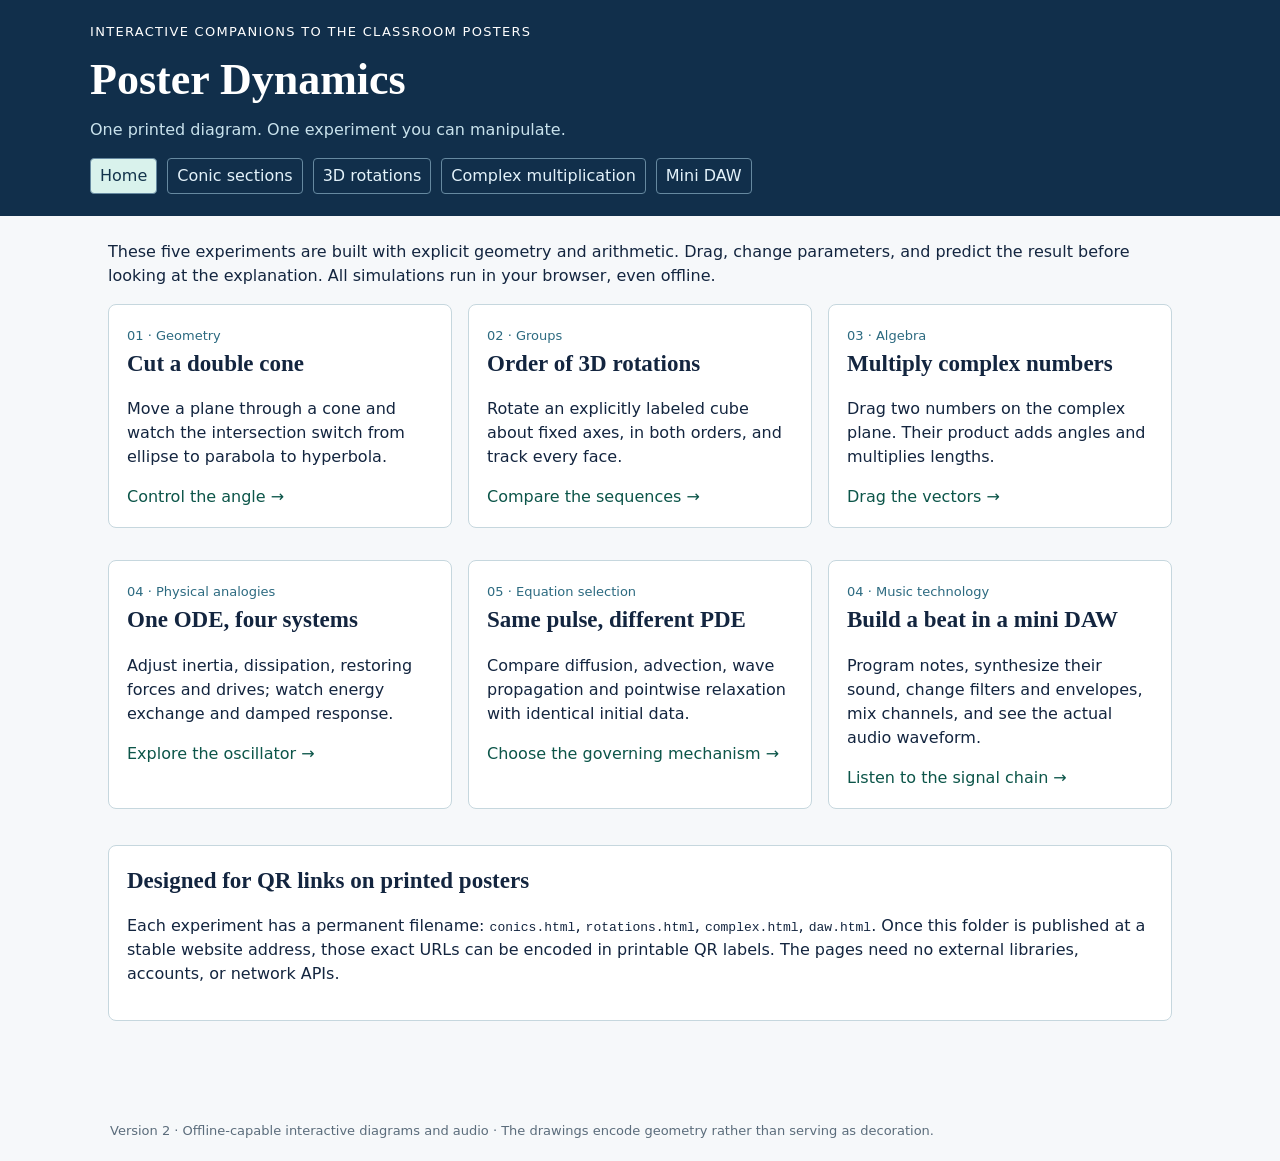
<file: index.html>
<!doctype html><html lang="en"><head><meta charset="utf-8"><meta name="viewport" content="width=device-width, initial-scale=1"><title>Poster Dynamics — Interactive Science and Music</title><link rel="stylesheet" href="assets/style.css"></head><body><header><div class="brand">Interactive companions to the classroom posters</div><h1>Poster Dynamics</h1><p>One printed diagram. One experiment you can manipulate.</p><nav><a aria-current="page" href="index.html">Home</a><a href="conics.html">Conic sections</a><a href="rotations.html">3D rotations</a><a href="complex.html">Complex multiplication</a><a href="daw.html">Mini DAW</a></nav></header><main><p class="lead">These five experiments are built with explicit geometry and arithmetic. Drag, change parameters, and predict the result before looking at the explanation. All simulations run in your browser, even offline.</p><div class="grid3"><a class="cardlink" href="conics.html"><span class="num">01 · Geometry</span><h2>Cut a double cone</h2><p>Move a plane through a cone and watch the intersection switch from ellipse to parabola to hyperbola.</p><span class="tag">Control the angle →</span></a><a class="cardlink" href="rotations.html"><span class="num">02 · Groups</span><h2>Order of 3D rotations</h2><p>Rotate an explicitly labeled cube about fixed axes, in both orders, and track every face.</p><span class="tag">Compare the sequences →</span></a><a class="cardlink" href="complex.html"><span class="num">03 · Algebra</span><h2>Multiply complex numbers</h2><p>Drag two numbers on the complex plane. Their product adds angles and multiplies lengths.</p><span class="tag">Drag the vectors →</span></a><a class="cardlink" href="oscillators.html"><span class="num">04 · Physical analogies</span><h2>One ODE, four systems</h2><p>Adjust inertia, dissipation, restoring forces and drives; watch energy exchange and damped response.</p><span class="tag">Explore the oscillator →</span></a><a class="cardlink" href="pde-atlas.html"><span class="num">05 · Equation selection</span><h2>Same pulse, different PDE</h2><p>Compare diffusion, advection, wave propagation and pointwise relaxation with identical initial data.</p><span class="tag">Choose the governing mechanism →</span></a><a class="cardlink" href="daw.html"><span class="num">04 · Music technology</span><h2>Build a beat in a mini DAW</h2><p>Program notes, synthesize their sound, change filters and envelopes, mix channels, and see the actual audio waveform.</p><span class="tag">Listen to the signal chain →</span></a></div><section class="panel panel--quiet" style="margin-top:20px"><h2>Designed for QR links on printed posters</h2><p>Each experiment has a permanent filename: <code>conics.html</code>, <code>rotations.html</code>, <code>complex.html</code>, <code>daw.html</code>. Once this folder is published at a stable website address, those exact URLs can be encoded in printable QR labels. The pages need no external libraries, accounts, or network APIs.</p></section></main><footer>Version 2 · Offline-capable interactive diagrams and audio · The drawings encode geometry rather than serving as decoration.</footer></body></html>
</file>
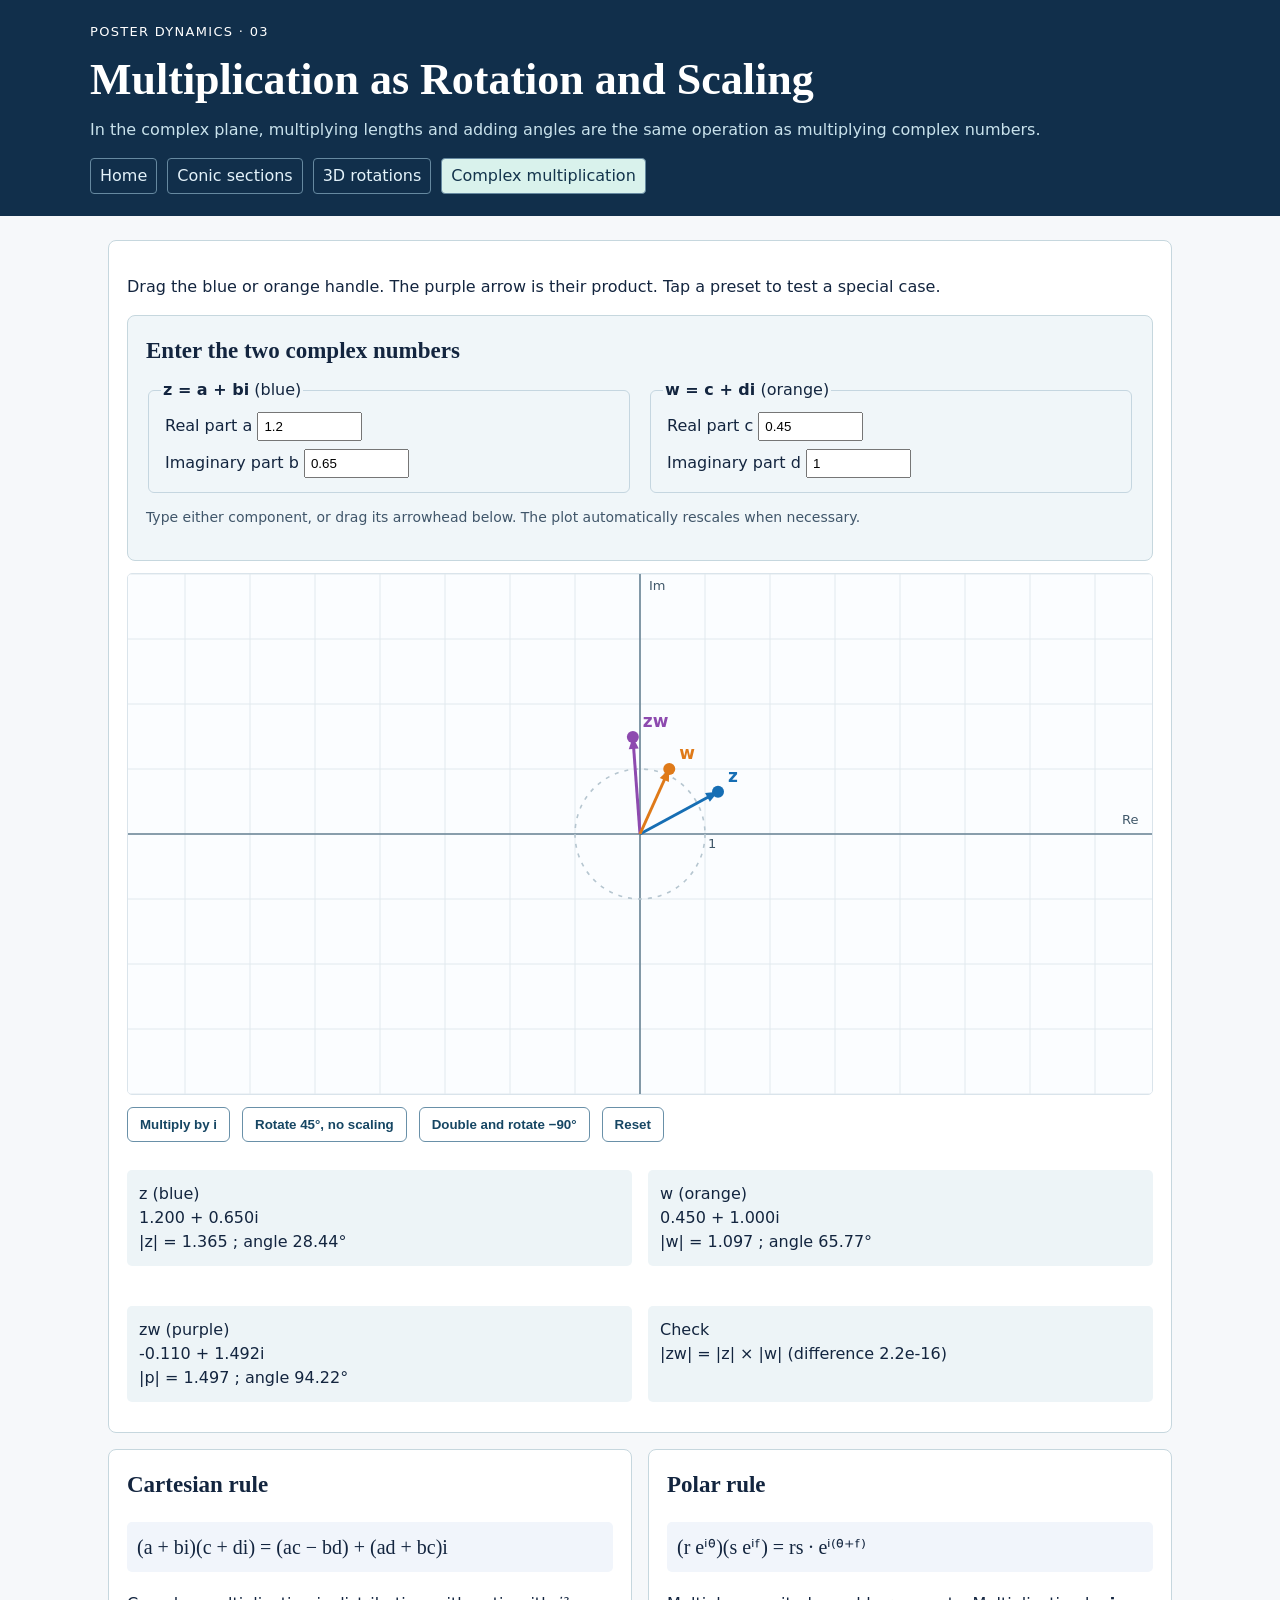
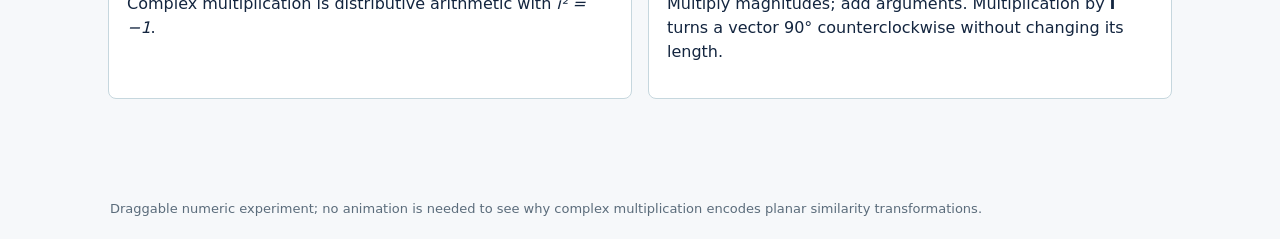
<file: complex.html>
<!doctype html><html lang="en"><head><meta charset="utf-8"><meta name="viewport" content="width=device-width, initial-scale=1"><title>Complex Multiplication — Poster Dynamics</title><link rel="stylesheet" href="assets/style.css"></head><body><header><div class="brand">Poster Dynamics · 03</div><h1>Multiplication as Rotation and Scaling</h1><p>In the complex plane, multiplying lengths and adding angles are the same operation as multiplying complex numbers.</p><nav><a href="index.html">Home</a><a href="conics.html">Conic sections</a><a href="rotations.html">3D rotations</a><a aria-current="page" href="complex.html">Complex multiplication</a></nav></header><main><div class="panel"><p class="lead">Drag the blue or orange handle. The purple arrow is their product. Tap a preset to test a special case.</p><div class="panel" style="background:#f0f6f9;margin:12px 0"><h2>Enter the two complex numbers</h2><div class="grid"><fieldset style="border:1px solid #c5d6e0;border-radius:6px"><legend><strong>z = a + bi</strong> (blue)</legend><label style="display:inline-block;margin:4px">Real part a <input id="zre" type="number" step="any" value="1.2" style="width:105px;padding:5px"></label><label style="display:inline-block;margin:4px">Imaginary part b <input id="zim" type="number" step="any" value="0.65" style="width:105px;padding:5px"></label></fieldset><fieldset style="border:1px solid #c5d6e0;border-radius:6px"><legend><strong>w = c + di</strong> (orange)</legend><label style="display:inline-block;margin:4px">Real part c <input id="wre" type="number" step="any" value="0.45" style="width:105px;padding:5px"></label><label style="display:inline-block;margin:4px">Imaginary part d <input id="wim" type="number" step="any" value="1" style="width:105px;padding:5px"></label></fieldset></div><p class="note">Type either component, or drag its arrowhead below. The plot automatically rescales when necessary.</p></div><div class="canvaswrap"><canvas id="complexPlane" aria-label="Complex plane with draggable arrows z, w and product zw"></canvas></div><div class="buttons"><button data-preset="i">Multiply by i</button><button data-preset="half">Rotate 45°, no scaling</button><button data-preset="double">Double and rotate −90°</button><button data-preset="reset">Reset</button></div><div class="grid" style="margin-top:16px"><div class="readout"><span class="stat">z (blue)</span><div id="zval"></div><div id="zpolar"></div></div><div class="readout"><span class="stat">w (orange)</span><div id="wval"></div><div id="wpolar"></div></div><div class="readout"><span class="stat">zw (purple)</span><div id="pval"></div><div id="ppolar"></div></div><div class="readout"><span class="stat">Check</span><div id="check"></div></div></div></div><div class="grid"><section class="panel"><h2>Cartesian rule</h2><p class="equation">(a + bi)(c + di) = (ac − bd) + (ad + bc)i</p><p>Complex multiplication is distributive arithmetic with <em>i² = −1</em>.</p></section><section class="panel"><h2>Polar rule</h2><p class="equation">(r eⁱᶿ)(s eⁱᶠ) = rs · eⁱ⁽ᶿ⁺ᶠ⁾</p><p>Multiply magnitudes; add arguments. Multiplication by <strong>i</strong> turns a vector 90° counterclockwise without changing its length.</p></section></div></main><footer>Draggable numeric experiment; no animation is needed to see why complex multiplication encodes planar similarity transformations.</footer><script src="assets/complex.js"></script></body></html>
</file>
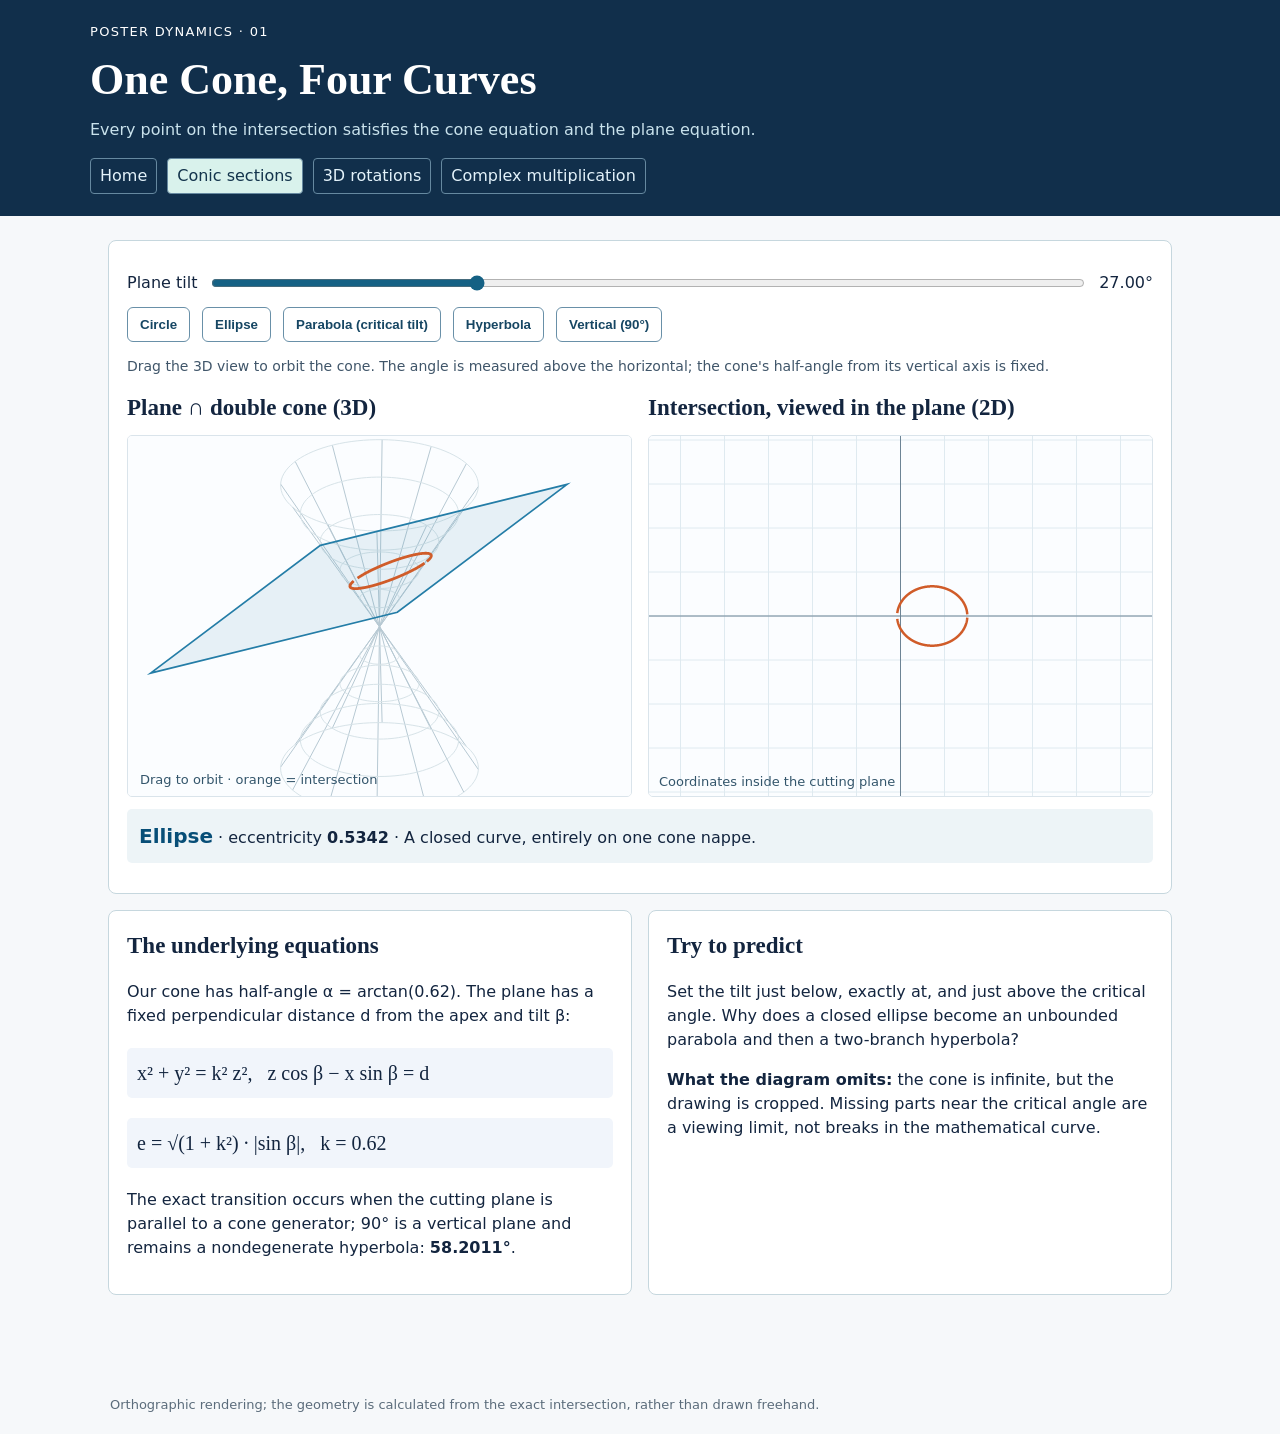
<file: conics.html>
<!doctype html><html lang="en"><head><meta charset="utf-8"><meta name="viewport" content="width=device-width, initial-scale=1"><title>Conic Sections — Poster Dynamics</title><link rel="stylesheet" href="assets/style.css"></head><body><header><div class="brand">Poster Dynamics · 01</div><h1>One Cone, Four Curves</h1><p>Every point on the intersection satisfies the cone equation and the plane equation.</p><nav><a href="index.html">Home</a><a aria-current="page" href="conics.html">Conic sections</a><a href="rotations.html">3D rotations</a><a href="complex.html">Complex multiplication</a></nav></header><main><div class="panel"><div class="control"><label for="tilt">Plane tilt</label><input type="range" id="tilt" min="0" max="90" step="any" value="27"><output id="tiltout">27.0°</output></div><div class="buttons"><button data-angle="0">Circle</button><button data-angle="28">Ellipse</button><button id="critical">Parabola (critical tilt)</button><button data-angle="70">Hyperbola</button><button data-angle="90">Vertical (90°)</button></div><p class="note">Drag the 3D view to orbit the cone. The angle is measured above the horizontal; the cone's half-angle from its vertical axis is fixed.</p><div class="grid"><section><h2>Plane ∩ double cone (3D)</h2><div class="canvaswrap"><canvas id="cone" aria-label="3D projection of a double cone and a cutting plane"></canvas></div></section><section><h2>Intersection, viewed in the plane (2D)</h2><div class="canvaswrap"><canvas id="section" aria-label="Conic section in intrinsic plane coordinates"></canvas></div></section></div><div class="readout" aria-live="polite"><span class="big" id="kind">Ellipse</span> · eccentricity <strong id="ecc">0.00</strong> · <span id="desc"></span></div></div><div class="grid"><section class="panel"><h2>The underlying equations</h2><p>Our cone has half-angle α = arctan(0.62). The plane has a fixed perpendicular distance d from the apex and tilt β:</p><p class="equation">x² + y² = k² z², &nbsp; z cos β − x sin β = d</p><p class="equation">e = √(1 + k²) · |sin β|, &nbsp; k = 0.62</p><p>The exact transition occurs when the cutting plane is parallel to a cone generator; 90° is a vertical plane and remains a nondegenerate hyperbola: <strong id="threshold"></strong>.</p></section><section class="panel"><h2>Try to predict</h2><p>Set the tilt just below, exactly at, and just above the critical angle. Why does a closed ellipse become an unbounded parabola and then a two-branch hyperbola?</p><p><strong>What the diagram omits:</strong> the cone is infinite, but the drawing is cropped. Missing parts near the critical angle are a viewing limit, not breaks in the mathematical curve.</p></section></div></main><footer>Orthographic rendering; the geometry is calculated from the exact intersection, rather than drawn freehand.</footer><script src="assets/conics.js"></script></body></html>
</file>
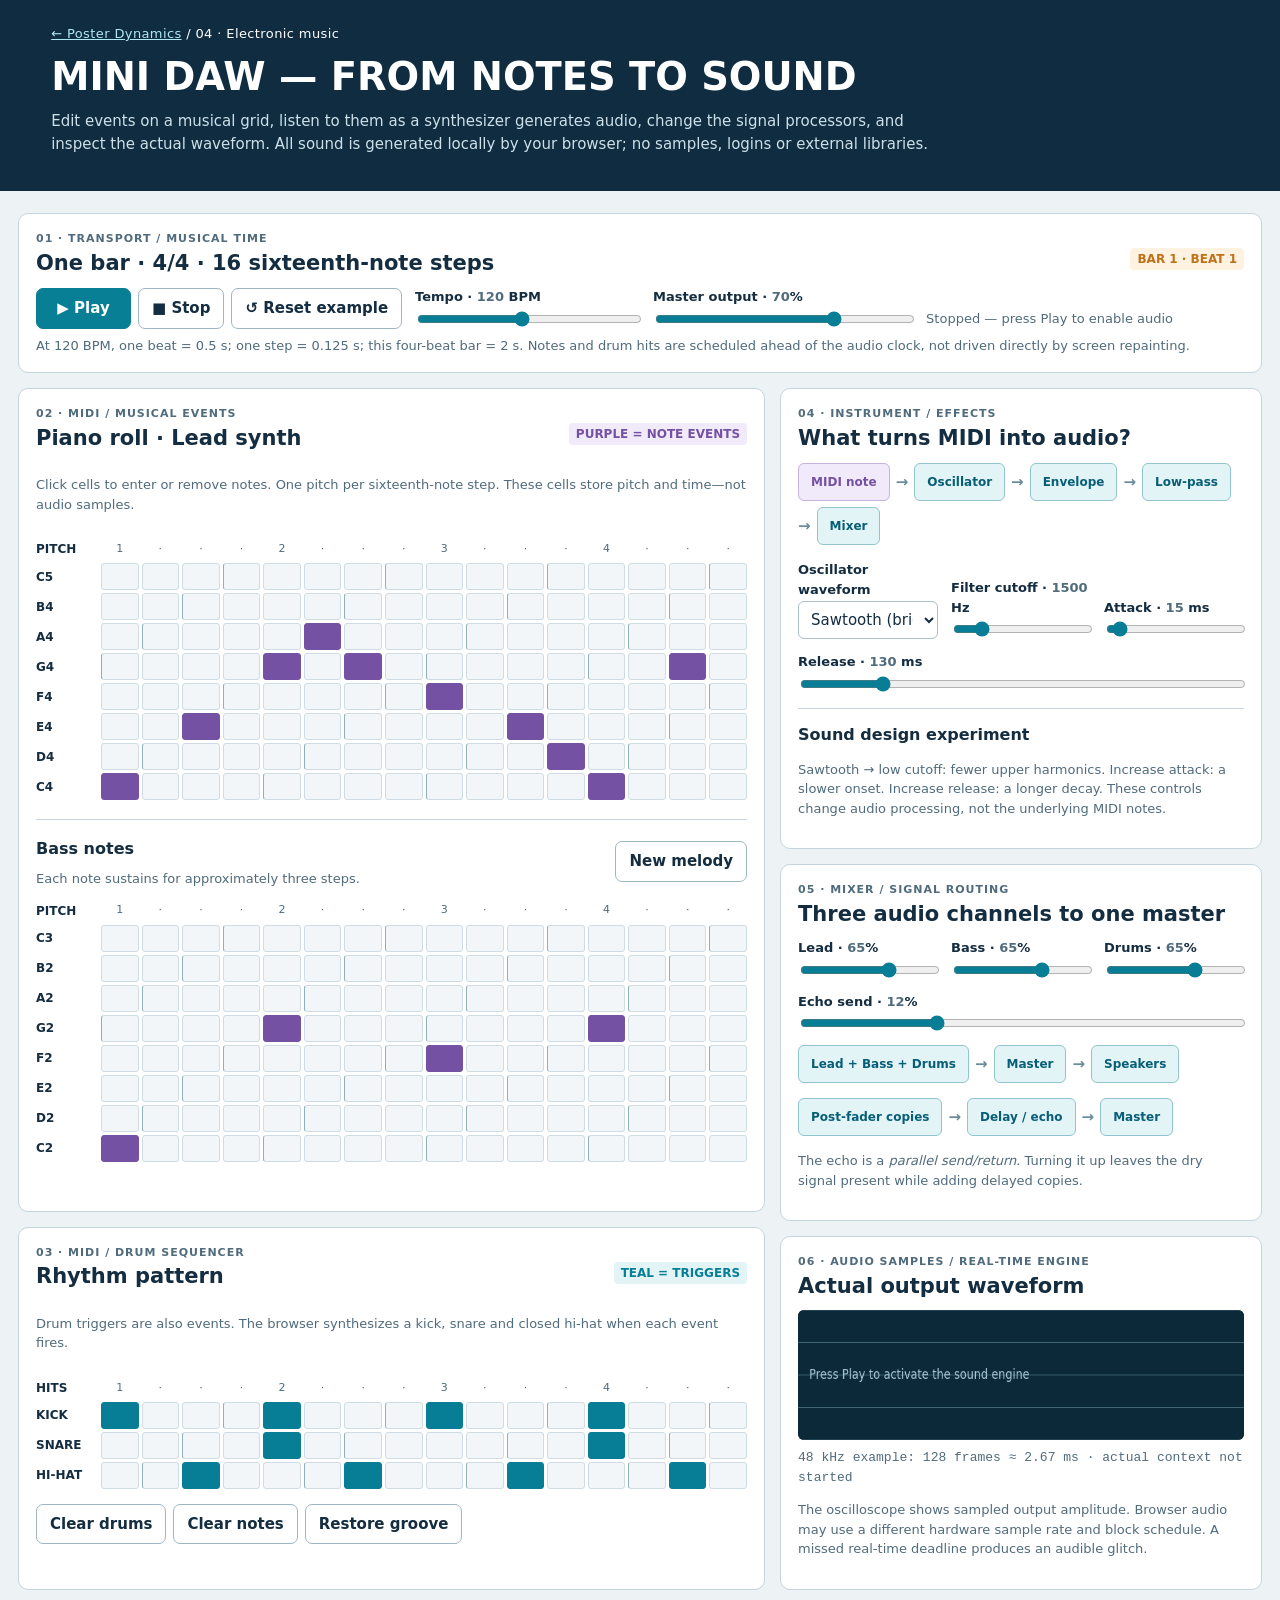
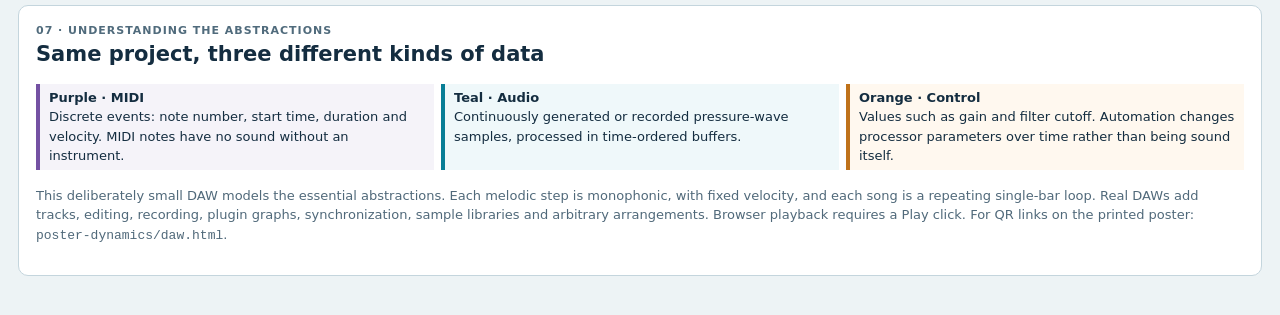
<file: daw.html>
<!doctype html>
<html lang="en"><head><meta charset="utf-8"><meta name="viewport" content="width=device-width, initial-scale=1">
<meta name="theme-color" content="#102c41">
<title>Mini DAW · From Notes to Sound · Poster Dynamics</title>
<style>
:root{--bg:#edf3f5;--ink:#142d40;--muted:#506b7c;--border:#c4d5dd;--purple:#7451a3;--violetbg:#f1eafa;--teal:#087e96;--tealbg:#e3f4f7;--orange:#bf721a;--orangebg:#fff2e1;--surface:#fff;--dark:#102c41}*{box-sizing:border-box}body{margin:0;background:var(--bg);color:var(--ink);font:15px/1.5 system-ui,-apple-system,"Segoe UI",sans-serif}header{background:var(--dark);color:white;padding:24px clamp(16px,4vw,60px) 21px}header h1{font-size:clamp(25px,3vw,42px);margin:4px 0}header p{max-width:900px;color:#cce0e9;margin:5px 0 15px}header a{color:#aee8f1}main{max-width:1360px;padding:22px 18px 40px;margin:auto}.nav{font-size:13px;letter-spacing:.03em}h2{margin:0 0 8px;font-size:21px}h3{margin:3px 0 8px;font-size:16px}.label{font-size:11px;font-weight:800;color:var(--muted);letter-spacing:.09em;text-transform:uppercase}.hint{font-size:13px;color:var(--muted)}.panel{background:var(--surface);border:1px solid var(--border);border-radius:10px;padding:17px;min-width:0}.cardgrid{display:grid;grid-template-columns:minmax(0,1.55fr) minmax(320px,1fr);gap:15px}.stack{display:grid;gap:15px}.controls{display:flex;gap:13px;flex-wrap:wrap;align-items:end}.knob{display:grid;gap:2px;min-width:110px;flex:1}.knob span{font-size:13px;font-weight:700}.knob output{font-variant-numeric:tabular-nums;color:var(--muted)}input[type=range]{accent-color:var(--teal);width:100%}select,button{font:inherit}select{width:100%;height:38px;background:#fff;border:1px solid #adbfca;border-radius:6px;padding:3px 8px;color:var(--ink)}button{border:1px solid #9db6c3;border-radius:7px;padding:8px 13px;background:white;color:var(--ink);font-weight:700;cursor:pointer}button:hover{background:#e4f4f7}button:focus-visible,.step:focus-visible{outline:3px solid #eeae40;outline-offset:2px}button.primary{background:#087f95;color:white;border-color:#087f95;min-width:95px}button.primary:hover{background:#006376}button:disabled{opacity:.5}.status{font-size:13px;color:var(--muted)}.pill{display:inline-block;border-radius:4px;background:var(--violetbg);color:var(--purple);padding:2px 7px;font-size:12px;font-weight:800}.pill.teal{background:var(--tealbg);color:var(--teal)}.pill.orange{background:var(--orangebg);color:var(--orange)}.sequencer{overflow-x:auto;padding:2px 0 5px}.roll{display:grid;grid-template-columns:62px repeat(16,minmax(27px,1fr));gap:3px;min-width:625px;margin-top:9px}.step{border:1px solid #d0dce3;background:#f2f6f8;height:27px;border-radius:3px;min-width:0;padding:0;position:relative;touch-action:manipulation}.step:nth-child(4n + 2){border-left-color:#90b0bc}.step.on{background:var(--purple);border-color:var(--purple)}.step.drumon{background:var(--teal);border-color:var(--teal)}.step.playing{outline:3px solid var(--orange);outline-offset:0;z-index:1}.rowlabel{font-size:12px;align-self:center;font-weight:800;white-space:nowrap}.stephead{height:22px;display:grid;place-items:center;font-size:11px;color:var(--muted)}.sep{height:1px;background:var(--border);margin:14px 0}.trackhead{display:flex;align-items:center;justify-content:space-between;gap:12px}.mini{font-size:12px;color:var(--muted)}.buttonline{display:flex;gap:7px;flex-wrap:wrap}canvas{background:#0b2939;border-radius:6px;display:block;width:100%;height:130px}.route{display:flex;flex-wrap:wrap;align-items:center;gap:6px;margin:9px 0 15px}.route .node{border:1px solid #90c4ce;color:#075e76;background:var(--tealbg);border-radius:6px;padding:9px 12px;text-align:center;font-weight:800;font-size:12px}.route .node.midi{background:var(--violetbg);color:var(--purple);border-color:#c6b2df}.route .node.control{background:var(--orangebg);color:var(--orange);border-color:#e1bc89}.route .arrow{font-weight:bold;color:#688c9a}.explainer{display:grid;gap:7px;grid-template-columns:repeat(3,minmax(0,1fr));margin-top:13px}.explainer>div{border-left:4px solid var(--purple);padding:4px 9px;font-size:13px;background:#f5f3f9}.explainer>div:nth-child(2){border-color:var(--teal);background:#eff8fa}.explainer>div:nth-child(3){border-color:var(--orange);background:#fff8ef}.footer{margin-top:16px;color:#50697a;font-size:13px}strong{font-weight:750}.mono{font-variant-numeric:tabular-nums;font-family:ui-monospace,monospace}.readout{margin-top:8px;font-size:13px;color:var(--muted)}.audio-notice{font-size:12px;color:#4d6679}.sampletag{display:inline-block;background:var(--tealbg);color:var(--teal);padding:1px 7px;font-size:11px;border-radius:4px}.code{font-family:ui-monospace,monospace}label{cursor:default}@media(max-width:990px){.cardgrid{grid-template-columns:1fr}.explainer{grid-template-columns:1fr}}@media(prefers-reduced-motion:reduce){*{scroll-behavior:auto}}
</style></head><body>
<header><div class="nav"><a href="index.html">← Poster Dynamics</a> / 04 · Electronic music</div><h1>MINI DAW — FROM NOTES TO SOUND</h1><p>Edit events on a musical grid, listen to them as a synthesizer generates audio, change the signal processors, and inspect the actual waveform. All sound is generated locally by your browser; no samples, logins or external libraries.</p></header>
<main>
<section class="panel" aria-label="Transport" style="margin-bottom:15px">
 <div class="trackhead"><div><div class="label">01 · Transport / Musical time</div><h2>One bar · 4/4 · 16 sixteenth-note steps</h2></div><span class="pill orange" id="beatLabel">BAR 1 · BEAT 1</span></div>
 <div class="controls">
  <div class="buttonline"><button id="play" class="primary">▶ Play</button><button id="stop">■ Stop</button><button id="reset">↺ Reset example</button></div>
  <label class="knob" style="max-width:225px"><span>Tempo · <output id="bpmVal">120</output> BPM</span><input id="bpm" type="range" min="60" max="190" step="1" value="120"></label>
  <label class="knob" style="max-width:260px"><span>Master output · <output id="masterVal">70</output>%</span><input id="master" type="range" min="0" max="100" value="70"></label>
  <span class="status" id="state" role="status">Stopped — press Play to enable audio</span>
 </div><div class="hint" style="margin-top:7px">At 120 BPM, one beat = 0.5 s; one step = 0.125 s; this four-beat bar = 2 s. Notes and drum hits are scheduled ahead of the audio clock, not driven directly by screen repainting.</div>
</section>
<div class="cardgrid">
<div class="stack">
 <section class="panel">
 <div class="trackhead"><div><div class="label">02 · MIDI / Musical events</div><h2>Piano roll · Lead synth</h2></div><span class="pill">PURPLE = NOTE EVENTS</span></div>
 <p class="hint">Click cells to enter or remove notes. One pitch per sixteenth-note step. These cells store pitch and time—not audio samples.</p>
 <div class="sequencer"><div id="pianoRoll" class="roll" role="group" aria-label="Lead synthesizer piano roll"></div></div>
 <div class="sep"></div>
 <div class="trackhead"><div><h3>Bass notes</h3><div class="hint">Each note sustains for approximately three steps.</div></div><button id="randomMelody">New melody</button></div>
 <div class="sequencer"><div id="bassRoll" class="roll" role="group" aria-label="Bass piano roll"></div></div>
 </section>
 <section class="panel">
 <div class="trackhead"><div><div class="label">03 · MIDI / Drum sequencer</div><h2>Rhythm pattern</h2></div><span class="pill teal">TEAL = TRIGGERS</span></div>
 <p class="hint">Drum triggers are also events. The browser synthesizes a kick, snare and closed hi-hat when each event fires.</p>
 <div class="sequencer"><div id="drumRoll" class="roll" role="group" aria-label="Drum trigger grid"></div></div>
 <div class="buttonline" style="margin-top:10px"><button id="clearDrums">Clear drums</button><button id="clearNotes">Clear notes</button><button id="preset">Restore groove</button></div>
 </section>
</div>
<div class="stack">
<section class="panel"><div class="label">04 · Instrument / Effects</div><h2>What turns MIDI into audio?</h2>
 <div class="route"><span class="node midi">MIDI note</span><span class="arrow">→</span><span class="node">Oscillator</span><span class="arrow">→</span><span class="node">Envelope</span><span class="arrow">→</span><span class="node">Low-pass</span><span class="arrow">→</span><span class="node">Mixer</span></div>
 <div class="controls">
 <label class="knob"><span>Oscillator waveform</span><select id="wave"><option value="sawtooth">Sawtooth (bright)</option><option value="sine">Sine (pure)</option><option value="square">Square (hollow)</option><option value="triangle">Triangle (soft)</option></select></label>
 <label class="knob"><span>Filter cutoff · <output id="cutoffVal">1500</output> Hz</span><input id="cutoff" type="range" min="140" max="8000" value="1500"></label>
 <label class="knob"><span>Attack · <output id="attackVal">15</output> ms</span><input id="attack" type="range" min="5" max="220" value="15"></label>
 <label class="knob"><span>Release · <output id="releaseVal">130</output> ms</span><input id="release" type="range" min="20" max="650" value="130"></label>
 </div>
 <div class="sep"></div><h3>Sound design experiment</h3><p class="hint">Sawtooth → low cutoff: fewer upper harmonics. Increase attack: a slower onset. Increase release: a longer decay. These controls change audio processing, not the underlying MIDI notes.</p>
</section>
<section class="panel"><div class="label">05 · Mixer / Signal routing</div><h2>Three audio channels to one master</h2>
 <div class="controls">
 <label class="knob"><span>Lead · <output id="leadVal">65</output>%</span><input id="lead" type="range" min="0" max="100" value="65"></label>
 <label class="knob"><span>Bass · <output id="bassVal">65</output>%</span><input id="bass" type="range" min="0" max="100" value="65"></label>
 <label class="knob"><span>Drums · <output id="drumsVal">65</output>%</span><input id="drums" type="range" min="0" max="100" value="65"></label>
 </div>
 <div class="controls" style="margin-top:12px"><label class="knob"><span>Echo send · <output id="echoVal">12</output>%</span><input id="echo" type="range" min="0" max="40" value="12"></label></div>
 <div class="route" style="margin-top:12px"><span class="node">Lead + Bass + Drums</span><span class="arrow">→</span><span class="node">Master</span><span class="arrow">→</span><span class="node">Speakers</span></div>
 <div class="route"><span class="node">Post-fader copies</span><span class="arrow">→</span><span class="node">Delay / echo</span><span class="arrow">→</span><span class="node">Master</span></div>
 <p class="hint">The echo is a <em>parallel send/return</em>. Turning it up leaves the dry signal present while adding delayed copies.</p>
</section>
<section class="panel"><div class="label">06 · Audio samples / Real-time engine</div><h2>Actual output waveform</h2>
 <canvas id="scope" width="720" height="170" role="img" aria-label="Live oscilloscope of the audio output"></canvas>
 <div class="readout mono" id="engine">48 kHz example: 128 frames ≈ 2.67 ms · actual context not started</div>
 <p class="hint">The oscilloscope shows sampled output amplitude. Browser audio may use a different hardware sample rate and block schedule. A missed real-time deadline produces an audible glitch.</p>
</section>
</div></div>
<section class="panel" style="margin-top:15px"><div class="label">07 · Understanding the abstractions</div><h2>Same project, three different kinds of data</h2>
<div class="explainer"><div><strong>Purple · MIDI</strong><br>Discrete events: note number, start time, duration and velocity. MIDI notes have no sound without an instrument.</div><div><strong>Teal · Audio</strong><br>Continuously generated or recorded pressure-wave samples, processed in time-ordered buffers.</div><div><strong>Orange · Control</strong><br>Values such as gain and filter cutoff. Automation changes processor parameters over time rather than being sound itself.</div></div>
<p class="footer">This deliberately small DAW models the essential abstractions. Each melodic step is monophonic, with fixed velocity, and each song is a repeating single-bar loop. Real DAWs add tracks, editing, recording, plugin graphs, synchronization, sample libraries and arbitrary arrangements. Browser playback requires a Play click. For QR links on the printed poster: <span class="code">poster-dynamics/daw.html</span>.</p>
</section>
</main>
<script>
'use strict';
const byId=id=>document.getElementById(id);
const pitches=[{n:'C5',m:72},{n:'B4',m:71},{n:'A4',m:69},{n:'G4',m:67},{n:'F4',m:65},{n:'E4',m:64},{n:'D4',m:62},{n:'C4',m:60}];
const bassPitches=[{n:'C3',m:48},{n:'B2',m:47},{n:'A2',m:45},{n:'G2',m:43},{n:'F2',m:41},{n:'E2',m:40},{n:'D2',m:38},{n:'C2',m:36}];
const melodyPreset=[60,null,64,null,67,69,67,null,65,null,64,62,60,null,67,null];
const bassPreset=[36,null,null,null,43,null,null,null,41,null,null,null,43,null,null,null];
const drumsPreset=[[0,4,8,12],[4,12],[2,6,10,14]];
let melody=melodyPreset.slice(),bass=bassPreset.slice(),drums=drumsPreset.map(r=>r.slice());
let audio=null,master=null,analyser=null,noiseBuf=null,leadBus=null,bassBus=null,drumBus=null,echoSend=null,feedback=null,echoDelay=null,interval=null;
let playing=false,stepIndex=0,nextTime=0,currentStep=-1,scheduled=[];
let activeVoices=new Set();
function stepsPerSecond(){return Number(byId('bpm').value)/15;} // 16th steps/minute = BPM*4
function stepSeconds(){return 15/Number(byId('bpm').value);}
function midiHz(n){return 440*Math.pow(2,(n-69)/12);}
function cellId(kind,row,col){return kind+'-'+row+'-'+col;}
function addGrid(el,kind,rows,notes){
 el.innerHTML='';
 const corner=document.createElement('div');corner.className='rowlabel';corner.textContent=kind==='drums'?'HITS':'PITCH';el.append(corner);
 for(let c=0;c<16;c++){let l=document.createElement('div');l.className='stephead';l.textContent=c%4===0?String(c/4+1):'·';el.append(l);}
 rows.forEach((r,ri)=>{
   const lab=document.createElement('div');lab.className='rowlabel';lab.textContent=kind==='drums'?r:r.n;el.append(lab);
   for(let c=0;c<16;c++){
     const b=document.createElement('button');b.type='button';b.id=cellId(kind,ri,c);b.className='step';
     const on=kind==='drums'?drums[ri].includes(c):notes[c]===r.m;
     if(on)b.classList.add(kind==='drums'?'drumon':'on');
     const fullName=kind==='drums'?r:r.n;
     b.setAttribute('aria-label',fullName+' at step '+(c+1)+(on?' enabled':' disabled'));
     b.setAttribute('aria-pressed',String(on));
     b.addEventListener('click',()=>{
       if(kind==='drums'){const arr=drums[ri];const at=arr.indexOf(c);if(at>=0)arr.splice(at,1);else arr.push(c);}
       else{notes[c]=notes[c]===r.m?null:r.m;}
       rebuild(); // state is data, DOM is a projection
     });
     el.append(b);
   }
 });
}
function rebuild(){addGrid(byId('pianoRoll'),'lead',pitches,melody);addGrid(byId('bassRoll'),'bass',bassPitches,bass);addGrid(byId('drumRoll'),'drums',['KICK','SNARE','HI-HAT'],null);markPlayhead(currentStep);}
function markPlayhead(s){
 for(const b of document.querySelectorAll('.step.playing'))b.classList.remove('playing');
 if(s>=0)for(const b of document.querySelectorAll('.step'))if(b.id.endsWith('-'+s))b.classList.add('playing');
 byId('beatLabel').textContent=s<0?'BAR 1 · BEAT 1':'BAR 1 · BEAT '+(Math.floor(s/4)+1)+' / STEP '+(s+1);
}
function buildAudio(){
 if(audio)return;
 const AC=window.AudioContext||window.webkitAudioContext;
 if(!AC){byId('state').textContent='Web Audio unsupported in this browser';throw Error('Web Audio API unavailable');}
 audio=new AC();
 master=audio.createGain();master.gain.value=.70;
 analyser=audio.createAnalyser();analyser.fftSize=2048;analyser.smoothingTimeConstant=.65;
 master.connect(analyser);analyser.connect(audio.destination);
 leadBus=audio.createGain();bassBus=audio.createGain();drumBus=audio.createGain();
 leadBus.connect(master);bassBus.connect(master);drumBus.connect(master);
 echoSend=audio.createGain();echoDelay=audio.createDelay(1.2);feedback=audio.createGain();
 echoDelay.delayTime.value=.29;feedback.gain.value=.23;
 leadBus.connect(echoSend);bassBus.connect(echoSend);
 echoSend.connect(echoDelay);echoDelay.connect(feedback);feedback.connect(echoDelay);
 const wet=audio.createGain();wet.gain.value=.32;echoDelay.connect(wet);wet.connect(master);
 noiseBuf=audio.createBuffer(1,Math.round(audio.sampleRate*.4),audio.sampleRate);
 const data=noiseBuf.getChannelData(0);
 for(let i=0;i<data.length;i++)data[i]=Math.random()*2-1;
 adjustAudio();
 byId('engine').textContent=audio.sampleRate.toLocaleString()+' samples/s · analyser FFT 2048 samples · scheduling lookahead 120 ms';
}
function adjustAudio(){
 if(!audio)return;
 const t=audio.currentTime;
 master.gain.setTargetAtTime(Number(byId('master').value)/100,t,.012);
 leadBus.gain.setTargetAtTime(Number(byId('lead').value)/100,t,.012);
 bassBus.gain.setTargetAtTime(Number(byId('bass').value)/100,t,.012);
 drumBus.gain.setTargetAtTime(Number(byId('drums').value)/100,t,.012);
 echoSend.gain.setTargetAtTime(Number(byId('echo').value)/100,t,.012);
}
function voice(note,when,duration,isBass=false){
 const osc=audio.createOscillator(),filt=audio.createBiquadFilter(),env=audio.createGain();
 const attack=isBass?.009:Number(byId('attack').value)/1000;
 const release=isBass?.11:Number(byId('release').value)/1000;
 osc.type=isBass?'triangle':byId('wave').value;
 osc.frequency.value=midiHz(note);
 filt.type='lowpass';filt.frequency.value=isBass?900:Number(byId('cutoff').value);
 filt.Q.value=.65;
 env.gain.setValueAtTime(0,when);
 env.gain.linearRampToValueAtTime(isBass?.50:.32,when+Math.min(attack,duration*.80));
 const endHold=when+duration;
 env.gain.setValueAtTime(isBass?.50:.32,endHold);
 env.gain.exponentialRampToValueAtTime(.001,endHold+release);
 osc.connect(filt);filt.connect(env);env.connect(isBass?bassBus:leadBus);
 osc.start(when);osc.stop(endHold+release+.04);
 activeVoices.add(osc);osc.addEventListener('ended',()=>{activeVoices.delete(osc);osc.disconnect();filt.disconnect();env.disconnect();},{once:true});
}
function kick(t){const o=audio.createOscillator(),g=audio.createGain();o.type='sine';o.frequency.setValueAtTime(145,t);o.frequency.exponentialRampToValueAtTime(52,t+.13);g.gain.setValueAtTime(.7,t);g.gain.exponentialRampToValueAtTime(.001,t+.26);o.connect(g);g.connect(drumBus);o.start(t);o.stop(t+.28);activeVoices.add(o);o.addEventListener('ended',()=>{activeVoices.delete(o);o.disconnect();g.disconnect();},{once:true});}
function noiseHit(t,hat){const src=audio.createBufferSource(),f=audio.createBiquadFilter(),g=audio.createGain();src.buffer=noiseBuf;f.type=hat?'highpass':'bandpass';f.frequency.value=hat?6500:1800;f.Q.value=hat?.5:.8;g.gain.setValueAtTime(hat?.17:.30,t);g.gain.exponentialRampToValueAtTime(.001,t+(hat?.065:.15));src.connect(f);f.connect(g);g.connect(drumBus);src.start(t);src.stop(t+(hat?.08:.17));}
function scheduleOne(i,t){
 const dur=stepSeconds();
 if(melody[i]!=null)voice(melody[i],t,dur*.76,false);
 if(bass[i]!=null)voice(bass[i],t,dur*3.35,true);
 if(drums[0].includes(i))kick(t);
 if(drums[1].includes(i))noiseHit(t,false);
 if(drums[2].includes(i))noiseHit(t,true);
 scheduled.push({i,time:t}); // UI follows scheduled audio, not the other way round
}
function scheduler(){
 if(!audio||!playing)return;
 while(nextTime<audio.currentTime+.12){scheduleOne(stepIndex,nextTime);nextTime+=stepSeconds();stepIndex=(stepIndex+1)%16;}
}
function paint(){
 const cv=byId('scope'),ctx=cv.getContext('2d'),w=cv.width,h=cv.height;
 ctx.fillStyle='#0b2939';ctx.fillRect(0,0,w,h);
 ctx.strokeStyle='#416473';ctx.lineWidth=1;
 for(let y=0;y<=h;y+=h/4){ctx.beginPath();ctx.moveTo(0,y);ctx.lineTo(w,y);ctx.stroke();}
 if(audio&&analyser){const arr=new Uint8Array(analyser.fftSize);analyser.getByteTimeDomainData(arr);ctx.strokeStyle='#70dbdf';ctx.lineWidth=2.5;ctx.beginPath();for(let i=0;i<w;i++){let value=arr[Math.floor(i*arr.length/w)]/128-1,y=h/2-value*h*.43;if(i===0)ctx.moveTo(i,y);else ctx.lineTo(i,y);}ctx.stroke();}
 else {ctx.fillStyle='#abc7d5';ctx.font='18px system-ui';ctx.fillText('Press Play to activate the sound engine',18,h/2+5);}
 if(playing&&audio){
  while(scheduled.length>1&&scheduled[1].time<=audio.currentTime)scheduled.shift();
  const target=scheduled[0];if(target&&audio.currentTime>=target.time&&target.i!==currentStep){currentStep=target.i;markPlayhead(currentStep);}
 }
 requestAnimationFrame(paint);
}
async function start(){
 try{buildAudio();await audio.resume();}catch(e){byId('state').textContent=e.message;return;}
 if(playing)return;
 playing=true;stepIndex=0;nextTime=audio.currentTime+.06;scheduled=[];currentStep=-1;
 byId('play').textContent='▶ Playing';byId('play').disabled=true;byId('state').textContent='Audio engine running';
 scheduler();interval=setInterval(scheduler,25);
}
function stop(){
 playing=false;if(interval){clearInterval(interval);interval=null;}scheduled=[];currentStep=-1;markPlayhead(-1);
 byId('play').disabled=false;byId('play').textContent='▶ Play';
 byId('state').textContent=audio?'Stopped — residual release / echo may decay':'Stopped';
 if(audio){for(const osc of Array.from(activeVoices)){try{osc.stop(audio.currentTime+.01);}catch(e){}}}
}
byId('play').addEventListener('click',start);byId('stop').addEventListener('click',stop);
byId('reset').addEventListener('click',()=>{stop();melody=melodyPreset.slice();bass=bassPreset.slice();drums=drumsPreset.map(r=>r.slice());['bpm','master','lead','bass','drums','echo','cutoff','attack','release'].forEach(id=>{const defaults={bpm:120,master:70,lead:65,bass:65,drums:65,echo:12,cutoff:1500,attack:15,release:130};byId(id).value=defaults[id];});byId('wave').value='sawtooth';updateLabels();adjustAudio();rebuild();});
byId('preset').addEventListener('click',()=>{drums=drumsPreset.map(a=>a.slice());rebuild();});
byId('clearDrums').addEventListener('click',()=>{drums=[[],[],[]];rebuild();});
byId('clearNotes').addEventListener('click',()=>{melody=Array(16).fill(null);bass=Array(16).fill(null);rebuild();});
byId('randomMelody').addEventListener('click',()=>{const pool=[60,62,64,65,67,69,71,72];melody=Array.from({length:16},(_,i)=>Math.random()<.30?null:pool[Math.floor(Math.random()*pool.length)]);rebuild();});
function updateLabels(){for(const id of ['bpm','master','lead','bass','drums','echo','cutoff','attack','release'])byId(id+'Val').textContent=byId(id).value;}
for(const id of ['bpm','master','lead','bass','drums','echo','cutoff','attack','release'])byId(id).addEventListener('input',()=>{updateLabels();if(id!=='bpm')adjustAudio();});
byId('bpm').addEventListener('change',()=>{if(playing){stop();start();}}); // restart cleanly if the musical clock changes
window.addEventListener('pagehide',stop);
rebuild();updateLabels();requestAnimationFrame(paint);
</script></body></html>
</file>
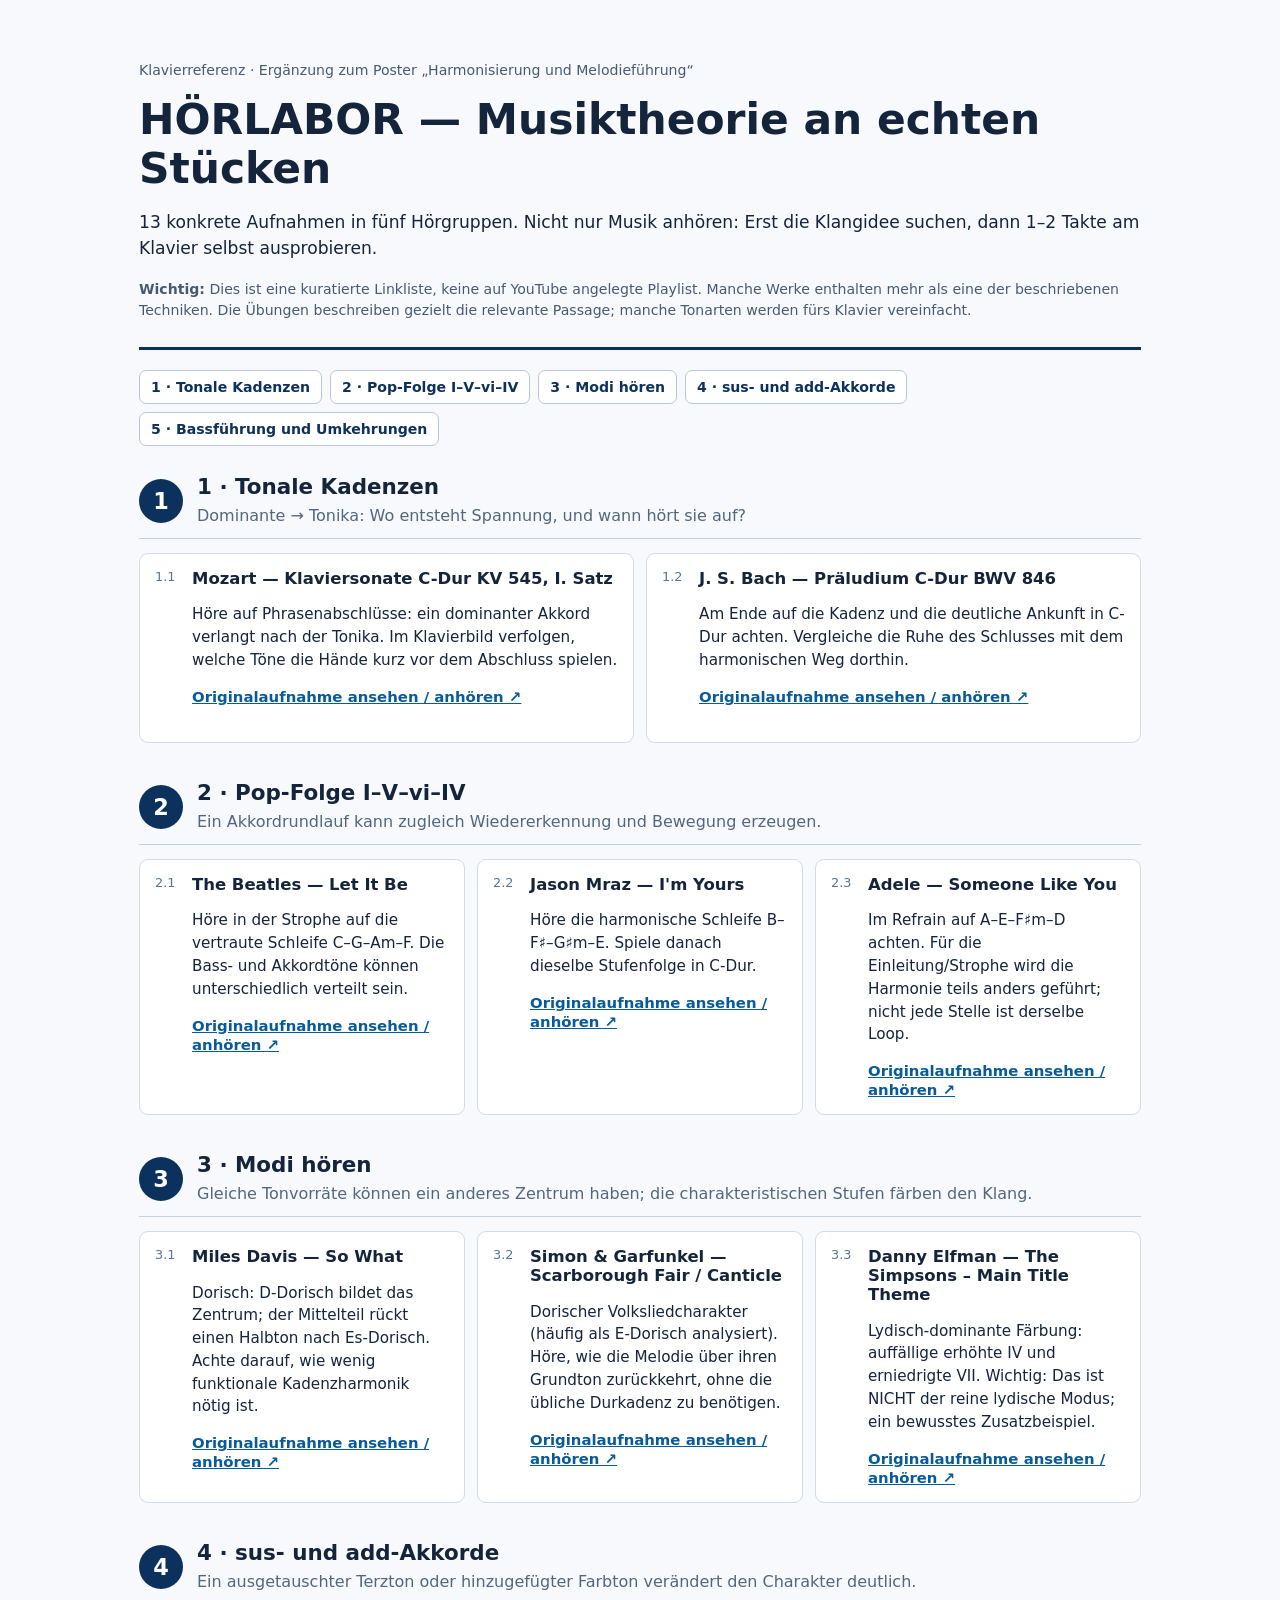
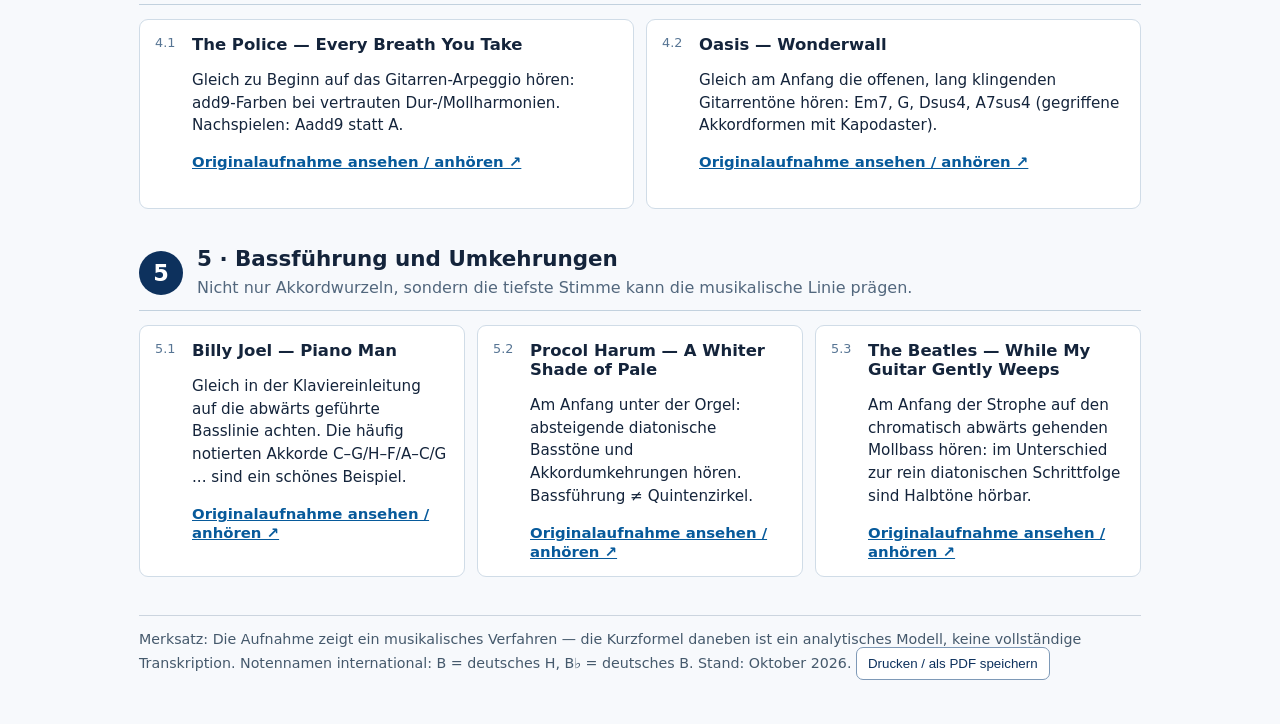
<file: klavier-hoerlabor.html>
<!doctype html><html lang="de"><head><meta charset="utf-8"><meta name="viewport" content="width=device-width,initial-scale=1"><title>Hörlabor Klavier – fünf musikalische Ideen an echten Werken</title><meta name="description" content="13 verlinkte Originalaufnahmen für Harmonisierung, Modi, Akkordfarben und Bassführung. Deutsches Hörlabor zum Klavierposter."><style>:root{font-family:system-ui,-apple-system,Segoe UI,sans-serif;color:#14243b;background:#f7f9fc}*{box-sizing:border-box}body{max-width:1050px;margin:auto;padding:24px}h1{font-size:clamp(1.7rem,4vw,2.65rem);margin:0 0 8px}h2{font-size:1.34rem;margin:0 0 5px}p{line-height:1.5}header{padding:22px 0 12px;border-bottom:3px solid #0d315d}.small{font-size:.88rem;color:#465a71}.lede{font-size:1.07rem}.nav{display:flex;flex-wrap:wrap;gap:8px;margin:20px 0}.nav a{color:#0d315d;border:1px solid #b8c8d8;text-decoration:none;padding:8px 11px;border-radius:7px;font-weight:700;font-size:.88rem;background:#fff}section{scroll-margin-top:20px;margin:28px 0 37px}.sectionhead{display:flex;gap:14px;align-items:center;padding-bottom:10px;border-bottom:1px solid #c2d1de}.num{min-width:44px;height:44px;display:grid;place-items:center;background:#0d315d;color:#fff;border-radius:50%;font-size:1.4rem;font-weight:800}.idea{margin:0;color:#52677d}.tracks{display:grid;grid-template-columns:repeat(auto-fit,minmax(250px,1fr));gap:12px;margin-top:14px}article{display:flex;gap:11px;border:1px solid #d0dce7;border-radius:9px;background:#fff;padding:15px;min-height:190px}.count{font-size:.8rem;color:#577594;min-width:26px}h3{margin:0;font-size:1.03rem}article p{font-size:.95rem}article a{font-size:.93rem;font-weight:700;color:#075a9b}footer{margin:38px 0 20px;border-top:1px solid #ccd5df;padding-top:15px;font-size:.89rem;color:#45596c}button{border:1px solid #7e99b7;padding:8px 11px;border-radius:7px;background:white;color:#0d315d;cursor:pointer}@media print{.nav,button{display:none}section{break-inside:avoid}article{min-height:0}body{max-width:none}}</style></head><body><header><p class="small">Klavierreferenz · Ergänzung zum Poster „Harmonisierung und Melodieführung“</p><h1>HÖRLABOR — Musiktheorie an echten Stücken</h1><p class="lede">13 konkrete Aufnahmen in fünf Hörgruppen. Nicht nur Musik anhören: Erst die Klangidee suchen, dann 1–2 Takte am Klavier selbst ausprobieren.</p><p class="small"><strong>Wichtig:</strong> Dies ist eine kuratierte Linkliste, keine auf YouTube angelegte Playlist. Manche Werke enthalten mehr als eine der beschriebenen Techniken. Die Übungen beschreiben gezielt die relevante Passage; manche Tonarten werden fürs Klavier vereinfacht.</p></header><nav class="nav"><a href="#kadenzen">1 · Tonale Kadenzen</a><a href="#pop">2 · Pop-Folge I–V–vi–IV</a><a href="#modi">3 · Modi hören</a><a href="#farben">4 · sus- und add-Akkorde</a><a href="#bass">5 · Bassführung und Umkehrungen</a></nav><main><section id="kadenzen"><div class="sectionhead"><span class="num">1</span><div><h2>1 · Tonale Kadenzen</h2><p class="idea">Dominante → Tonika: Wo entsteht Spannung, und wann hört sie auf?</p></div></div><div class="tracks"><article><div class="count">1.1</div><div><h3>Mozart — Klaviersonate C-Dur KV 545, I. Satz</h3><p>Höre auf Phrasenabschlüsse: ein dominanter Akkord verlangt nach der Tonika. Im Klavierbild verfolgen, welche Töne die Hände kurz vor dem Abschluss spielen.</p><a href="https://www.youtube.com/watch?v=qjk-YRuQZDE" target="_blank" rel="noopener noreferrer">Originalaufnahme ansehen / anhören ↗</a></div></article><article><div class="count">1.2</div><div><h3>J. S. Bach — Präludium C-Dur BWV 846</h3><p>Am Ende auf die Kadenz und die deutliche Ankunft in C-Dur achten. Vergleiche die Ruhe des Schlusses mit dem harmonischen Weg dorthin.</p><a href="https://www.youtube.com/watch?v=2rBhGI7O4GM" target="_blank" rel="noopener noreferrer">Originalaufnahme ansehen / anhören ↗</a></div></article></div></section><section id="pop"><div class="sectionhead"><span class="num">2</span><div><h2>2 · Pop-Folge I–V–vi–IV</h2><p class="idea">Ein Akkordrundlauf kann zugleich Wiedererkennung und Bewegung erzeugen.</p></div></div><div class="tracks"><article><div class="count">2.1</div><div><h3>The Beatles — Let It Be</h3><p>Höre in der Strophe auf die vertraute Schleife C–G–Am–F. Die Bass- und Akkordtöne können unterschiedlich verteilt sein.</p><a href="https://www.youtube.com/watch?v=CGj85pVzRJs" target="_blank" rel="noopener noreferrer">Originalaufnahme ansehen / anhören ↗</a></div></article><article><div class="count">2.2</div><div><h3>Jason Mraz — I'm Yours</h3><p>Höre die harmonische Schleife B–F♯–G♯m–E. Spiele danach dieselbe Stufenfolge in C-Dur.</p><a href="https://www.youtube.com/watch?v=EkHTsc9PU2A" target="_blank" rel="noopener noreferrer">Originalaufnahme ansehen / anhören ↗</a></div></article><article><div class="count">2.3</div><div><h3>Adele — Someone Like You</h3><p>Im Refrain auf A–E–F♯m–D achten. Für die Einleitung/Strophe wird die Harmonie teils anders geführt; nicht jede Stelle ist derselbe Loop.</p><a href="https://www.youtube.com/watch?v=hLQl3WQQoQ0" target="_blank" rel="noopener noreferrer">Originalaufnahme ansehen / anhören ↗</a></div></article></div></section><section id="modi"><div class="sectionhead"><span class="num">3</span><div><h2>3 · Modi hören</h2><p class="idea">Gleiche Tonvorräte können ein anderes Zentrum haben; die charakteristischen Stufen färben den Klang.</p></div></div><div class="tracks"><article><div class="count">3.1</div><div><h3>Miles Davis — So What</h3><p>Dorisch: D-Dorisch bildet das Zentrum; der Mittelteil rückt einen Halbton nach Es-Dorisch. Achte darauf, wie wenig funktionale Kadenzharmonik nötig ist.</p><a href="https://www.youtube.com/watch?v=zqNTltOGh5c" target="_blank" rel="noopener noreferrer">Originalaufnahme ansehen / anhören ↗</a></div></article><article><div class="count">3.2</div><div><h3>Simon &amp; Garfunkel — Scarborough Fair / Canticle</h3><p>Dorischer Volksliedcharakter (häufig als E-Dorisch analysiert). Höre, wie die Melodie über ihren Grundton zurückkehrt, ohne die übliche Durkadenz zu benötigen.</p><a href="https://www.youtube.com/watch?v=-Jj4s9I-53g" target="_blank" rel="noopener noreferrer">Originalaufnahme ansehen / anhören ↗</a></div></article><article><div class="count">3.3</div><div><h3>Danny Elfman — The Simpsons – Main Title Theme</h3><p>Lydisch-dominante Färbung: auffällige erhöhte IV und erniedrigte VII. Wichtig: Das ist NICHT der reine lydische Modus; ein bewusstes Zusatzbeispiel.</p><a href="https://www.youtube.com/watch?v=Fttst9dG6Ko" target="_blank" rel="noopener noreferrer">Originalaufnahme ansehen / anhören ↗</a></div></article></div></section><section id="farben"><div class="sectionhead"><span class="num">4</span><div><h2>4 · sus- und add-Akkorde</h2><p class="idea">Ein ausgetauschter Terzton oder hinzugefügter Farbton verändert den Charakter deutlich.</p></div></div><div class="tracks"><article><div class="count">4.1</div><div><h3>The Police — Every Breath You Take</h3><p>Gleich zu Beginn auf das Gitarren-Arpeggio hören: add9-Farben bei vertrauten Dur-/Mollharmonien. Nachspielen: Aadd9 statt A.</p><a href="https://www.youtube.com/watch?v=OMOGaugKpzs" target="_blank" rel="noopener noreferrer">Originalaufnahme ansehen / anhören ↗</a></div></article><article><div class="count">4.2</div><div><h3>Oasis — Wonderwall</h3><p>Gleich am Anfang die offenen, lang klingenden Gitarrentöne hören: Em7, G, Dsus4, A7sus4 (gegriffene Akkordformen mit Kapodaster).</p><a href="https://www.youtube.com/watch?v=6hzrDeceEKc" target="_blank" rel="noopener noreferrer">Originalaufnahme ansehen / anhören ↗</a></div></article></div></section><section id="bass"><div class="sectionhead"><span class="num">5</span><div><h2>5 · Bassführung und Umkehrungen</h2><p class="idea">Nicht nur Akkordwurzeln, sondern die tiefste Stimme kann die musikalische Linie prägen.</p></div></div><div class="tracks"><article><div class="count">5.1</div><div><h3>Billy Joel — Piano Man</h3><p>Gleich in der Klaviereinleitung auf die abwärts geführte Basslinie achten. Die häufig notierten Akkorde C–G/H–F/A–C/G ... sind ein schönes Beispiel.</p><a href="https://www.youtube.com/watch?v=gxEPV4kolz0" target="_blank" rel="noopener noreferrer">Originalaufnahme ansehen / anhören ↗</a></div></article><article><div class="count">5.2</div><div><h3>Procol Harum — A Whiter Shade of Pale</h3><p>Am Anfang unter der Orgel: absteigende diatonische Basstöne und Akkordumkehrungen hören. Bassführung ≠ Quintenzirkel.</p><a href="https://www.youtube.com/watch?v=z0vCwGUZe1I" target="_blank" rel="noopener noreferrer">Originalaufnahme ansehen / anhören ↗</a></div></article><article><div class="count">5.3</div><div><h3>The Beatles — While My Guitar Gently Weeps</h3><p>Am Anfang der Strophe auf den chromatisch abwärts gehenden Mollbass hören: im Unterschied zur rein diatonischen Schrittfolge sind Halbtöne hörbar.</p><a href="https://www.youtube.com/watch?v=VJDJs9dumZI" target="_blank" rel="noopener noreferrer">Originalaufnahme ansehen / anhören ↗</a></div></article></div></section></main><footer>Merksatz: Die Aufnahme zeigt ein musikalisches Verfahren — die Kurzformel daneben ist ein analytisches Modell, keine vollständige Transkription. Notennamen international: B = deutsches H, B♭ = deutsches B. Stand: Oktober 2026. <button onclick="window.print()">Drucken / als PDF speichern</button></footer></body></html>
</file>
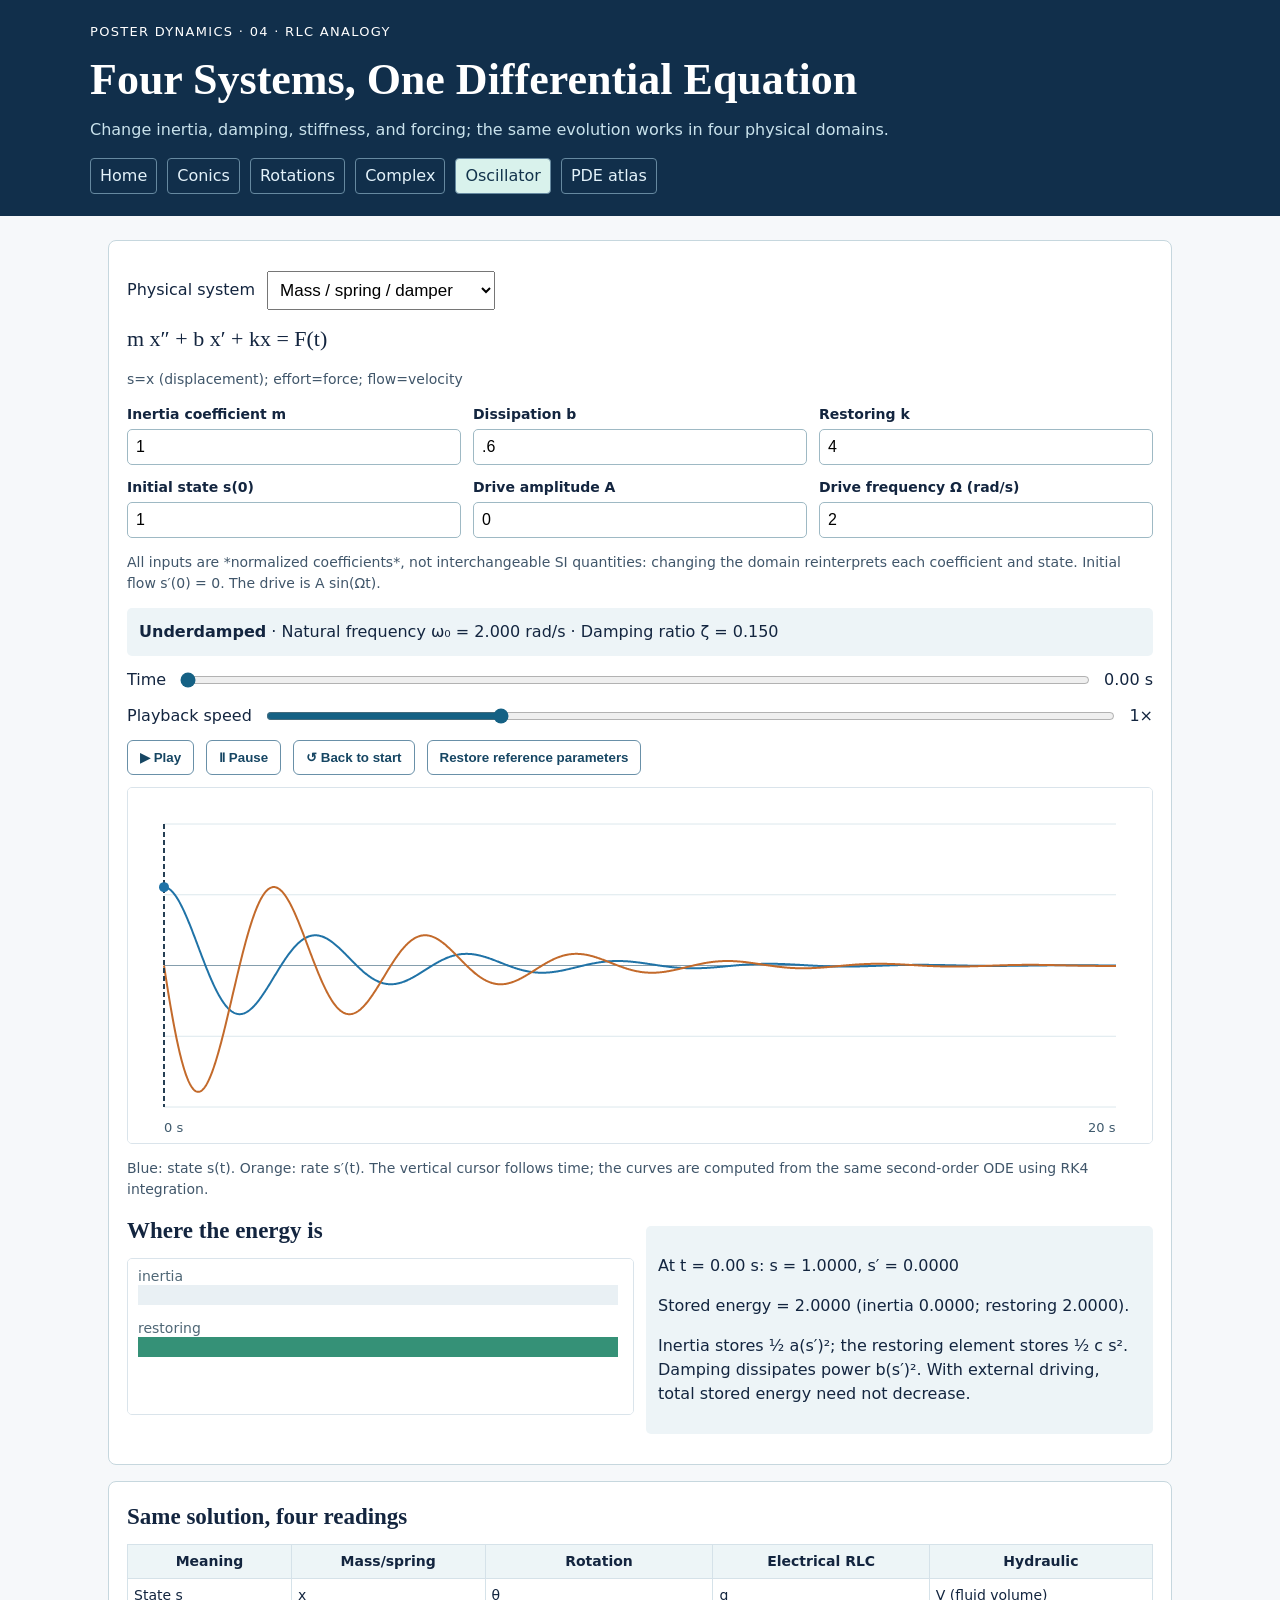
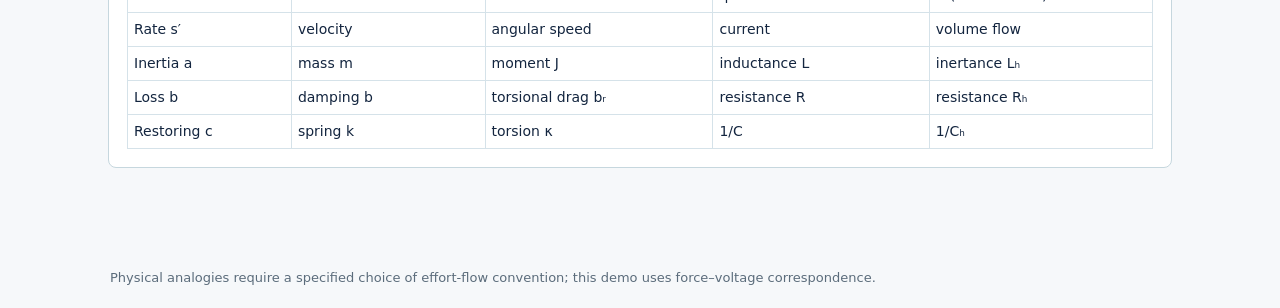
<file: oscillators.html>
<!doctype html>
<html lang="en"><head><meta charset="utf-8"><meta name="viewport" content="width=device-width,initial-scale=1">
<title>Four physical systems, one oscillator — Poster Dynamics</title><link rel="stylesheet" href="assets/style.css">
<style>
.experiment{display:grid;grid-template-columns:repeat(2,minmax(0,1fr));gap:12px}
.controls{display:grid;grid-template-columns:repeat(3,minmax(0,1fr));gap:12px}
.param label{display:block;font-weight:600;font-size:14px}.param input{width:100%;padding:8px;font-size:16px;margin-top:4px;border:1px solid #9eb9c4;border-radius:5px}
legend{font-weight:700;color:#184c6b}.eq{font-size:clamp(16px,2vw,22px);font-family:Georgia,serif;margin:6px 0}
#plot{height:360px}#energies{height:155px}
@media(max-width:760px){.controls,.experiment{grid-template-columns:1fr 1fr}}
@media(max-width:480px){.controls,.experiment{grid-template-columns:1fr}}
</style></head>
<body><header><div class="brand">Poster Dynamics · 04 · RLC analogy</div><h1>Four Systems, One Differential Equation</h1><p>Change inertia, damping, stiffness, and forcing; the same evolution works in four physical domains.</p>
<nav><a href="index.html">Home</a><a href="conics.html">Conics</a><a href="rotations.html">Rotations</a><a href="complex.html">Complex</a><a aria-current="page" href="oscillators.html">Oscillator</a><a href="pde-atlas.html">PDE atlas</a></nav></header>
<main>
<section class="panel">
<div class="control"><label for="domain">Physical system</label><select id="domain" style="font-size:17px;padding:8px"><option value="mechanical">Mass / spring / damper</option><option value="electrical">Series RLC</option><option value="rotational">Torsional oscillator</option><option value="hydraulic">Idealized hydraulic circuit</option></select></div>
<p class="eq" id="equation"></p><p class="note" id="dictionary"></p>
<div class="controls">
<div class="param"><label for="inertia">Inertia coefficient a</label><input id="inertia" type="number" min=".1" max="30" step=".1" value="1"></div>
<div class="param"><label for="damping">Dissipation b</label><input id="damping" type="number" min="0" max="30" step=".1" value=".6"></div>
<div class="param"><label for="stiffness">Restoring coefficient c</label><input id="stiffness" type="number" min=".1" max="30" step=".1" value="4"></div>
<div class="param"><label for="initial">Initial state s(0)</label><input id="initial" type="number" min="-10" max="10" step=".1" value="1"></div>
<div class="param"><label for="forcing">Drive amplitude A</label><input id="forcing" type="number" min="0" max="20" step=".1" value="0"></div>
<div class="param"><label for="frequency">Drive frequency Ω (rad/s)</label><input id="frequency" type="number" min="0" max="20" step=".1" value="2"></div>
</div><p class="note">All inputs are *normalized coefficients*, not interchangeable SI quantities: changing the domain reinterprets each coefficient and state. Initial flow s′(0) = 0. The drive is A sin(Ωt).</p>
<div class="readout"><strong id="type"></strong> · <span id="natural"></span> · <span id="ratio"></span></div>
<div class="control"><label for="t">Time</label><input type="range" id="t" min="0" max="20" value="0" step=".01"><output id="tv">0.00 s</output></div>
<div class="control"><label for="speed">Playback speed</label><input type="range" id="speed" min=".25" max="3" value="1" step=".25"><output id="sv">1×</output></div>
<div class="buttons"><button id="play">▶ Play</button><button id="pause">Ⅱ Pause</button><button id="reset">↺ Back to start</button><button id="reference">Restore reference parameters</button></div>
<div class="canvaswrap"><canvas id="plot"></canvas></div>
<p class="note">Blue: state s(t). Orange: rate s′(t). The vertical cursor follows time; the curves are computed from the same second-order ODE using RK4 integration.</p>
<div class="experiment">
<div><h2>Where the energy is</h2><div class="canvaswrap"><canvas id="energies"></canvas></div></div>
<div class="readout"><p id="liveState"></p><p id="liveEnergy"></p><p>Inertia stores ½ a(s′)²; the restoring element stores ½ c s². Damping dissipates power b(s′)². With external driving, total stored energy need not decrease.</p></div></div>
</section>
<section class="panel"><h2>Same solution, four readings</h2>
<table><thead><tr><th>Meaning</th><th>Mass/spring</th><th>Rotation</th><th>Electrical RLC</th><th>Hydraulic</th></tr></thead><tbody>
<tr><td>State s</td><td>x</td><td>θ</td><td>q</td><td>V (fluid volume)</td></tr>
<tr><td>Rate s′</td><td>velocity</td><td>angular speed</td><td>current</td><td>volume flow</td></tr>
<tr><td>Inertia a</td><td>mass m</td><td>moment J</td><td>inductance L</td><td>inertance Lₕ</td></tr>
<tr><td>Loss b</td><td>damping b</td><td>torsional drag bᵣ</td><td>resistance R</td><td>resistance Rₕ</td></tr>
<tr><td>Restoring c</td><td>spring k</td><td>torsion κ</td><td>1/C</td><td>1/Cₕ</td></tr>
</tbody></table>
</section></main><footer>Physical analogies require a specified choice of effort-flow convention; this demo uses force–voltage correspondence.</footer>
<script>
(()=>{'use strict';
const $=id=>document.getElementById(id);
const defs={
mechanical:["m x″ + b x′ + kx = F(t)","s=x (displacement); effort=force; flow=velocity","m","b","k"],
electrical:["L q″ + R q′ + q/C = V(t)","s=q (charge); effort=voltage; flow=current","L","R","1/C"],
rotational:["J θ″ + bᵣ θ′ + κθ = τ(t)","s=θ (angle); effort=torque; flow=angular velocity","J","bᵣ","κ"],
hydraulic:["Lₕ V″ + Rₕ V′ + V/Cₕ = Δp(t)","s=V (volume displacement); effort=pressure difference; flow=volume/s","Lₕ","Rₕ","1/Cₕ"]
};
let samples=[],time=0,playing=false,last=0,frame=0;
const dt=.0125,final=20;
const fields=["inertia","damping","stiffness","initial","forcing","frequency"];
function number(id){const v=Number($(id).value);return Number.isFinite(v)?v:NaN;}
function valAndSlope(s,v,t,a,b,c,A,om){return [v,(A*Math.sin(om*t)-b*v-c*s)/a];}
function compute(){
 const [a,b,c,s0,A,om]=fields.map(number);
 if(![a,b,c,s0,A,om].every(Number.isFinite)||a<=0||b<0||c<=0){$('type').textContent='Enter a > 0, b ≥ 0, c > 0';return false}
 let s=s0,v=0;tCache=[a,b,c,A,om];samples=[{t:0,s,v}];
 const deriv=(S,V,T)=>valAndSlope(S,V,T,a,b,c,A,om);
 // Use internal RK4 substeps to keep the integrator stable for large b/a.
 const maxRate=(b/a)+Math.sqrt(c/a)+Math.abs(om);
 const substeps=Math.max(1,Math.ceil(dt*maxRate/1.0));
 const dh=dt/substeps;
 for(let i=1;i<=Math.round(final/dt);i++){
  for(let j=0;j<substeps;j++){
    const t=(i-1)*dt+j*dh;
    const k1=deriv(s,v,t),k2=deriv(s+dh*k1[0]/2,v+dh*k1[1]/2,t+dh/2),
      k3=deriv(s+dh*k2[0]/2,v+dh*k2[1]/2,t+dh/2),
      k4=deriv(s+dh*k3[0],v+dh*k3[1],t+dh);
    s+=dh*(k1[0]+2*k2[0]+2*k3[0]+k4[0])/6;
    v+=dh*(k1[1]+2*k2[1]+2*k3[1]+k4[1])/6;
  }
  samples.push({t:i*dt,s,v});
 }
 const ratio=b/(2*Math.sqrt(a*c));
 $('type').textContent=ratio<1-1e-8?'Underdamped':ratio>1+1e-8?'Overdamped':'Critically damped';
 $('natural').textContent='Natural frequency ω₀ = '+Math.sqrt(c/a).toFixed(3)+' rad/s';
 $('ratio').textContent='Damping ratio ζ = '+ratio.toFixed(3);
 return true;
}
let tCache=[1,.6,4,0,0];
function sample(){const idx=Math.max(0,Math.min(samples.length-1,Math.round(time/dt)));return samples[idx];}
function canvas(c,height){
 const w=Math.max(300,c.clientWidth),d=window.devicePixelRatio||1;
 c.width=w*d;c.height=height*d;c.style.height=height+'px';
 const g=c.getContext('2d');g.setTransform(d,0,0,d,0,0);
 g.fillStyle='#fff';g.fillRect(0,0,w,height);return[g,w,height];
}
function plot(){
 if(!samples.length)return;
 const [g,w,h]=canvas($('plot'),355),pad=36,x=t=>pad+(w-2*pad)*t/final;
 let m=Math.max(.01,...samples.map(p=>Math.max(Math.abs(p.s),Math.abs(p.v))));
 // Avoid a single huge forcing transient destroying legibility.
 let range=Math.max(.5,m)*1.12,y=z=>h/2-z*(h-2*pad)/(2*range);
 g.strokeStyle='#dce8ed';g.lineWidth=1;
 for(let i=0;i<=4;i++){const yy=pad+(h-2*pad)*i/4;g.beginPath();g.moveTo(pad,yy);g.lineTo(w-pad,yy);g.stroke()}
 g.strokeStyle='#859ead';g.beginPath();g.moveTo(pad,h/2);g.lineTo(w-pad,h/2);g.stroke();
 for(const [name,color]of[['s','#2073a7'],['v','#c36a2b']]){
  g.beginPath();samples.forEach((p,i)=>{const xx=x(p.t),yy=y(p[name]);if(!i)g.moveTo(xx,yy);else g.lineTo(xx,yy)});
  g.strokeStyle=color;g.lineWidth=2;g.stroke();
 }
 g.strokeStyle='#253f54';g.setLineDash([5,3]);g.beginPath();g.moveTo(x(time),pad);g.lineTo(x(time),h-pad);g.stroke();g.setLineDash([]);
 g.fillStyle='#3f5a6d';g.font='13px system-ui';g.fillText('0 s',pad,h-11);g.fillText('20 s',w-pad-28,h-11);
 const q=sample(),[xc,yc]=[x(time),y(q.s)];
 g.fillStyle='#2073a7';g.beginPath();g.arc(xc,yc,5,0,7);g.fill();
}
function energy(){
 if(!samples.length)return;
 const q=sample(),[a,b,c]=tCache,K=.5*a*q.v*q.v,U=.5*c*q.s*q.s;
 const total=K+U,den=Math.max(.001,total);
 const [g,w,h]=canvas($('energies'),155);
 [['inertia',K,'#2073a7'],['restoring',U,'#359177']].forEach(([label,value,color],i)=>{
  const yy=26+i*52;g.fillStyle='#4f6776';g.font='14px system-ui';g.fillText(label,10,yy-4);
  g.fillStyle='#e9f0f4';g.fillRect(10,yy,Math.max(20,w-25),20);
  g.fillStyle=color;g.fillRect(10,yy,Math.max(0,w-25)*value/den,20);
 });
 $('liveState').textContent='At t = '+time.toFixed(2)+' s: s = '+q.s.toFixed(4)+', s′ = '+q.v.toFixed(4);
 $('liveEnergy').textContent='Stored energy = '+total.toFixed(4)+' (inertia '+K.toFixed(4)+'; restoring '+U.toFixed(4)+').';
}
function render(){ $('t').value=time;$('tv').textContent=time.toFixed(2)+' s'; $('sv').textContent=Number($('speed').value)+'×';plot();energy();}
function recompute(){if(compute()){time=0;playing=false;render()}}
fields.forEach(id=>$(id).addEventListener('change',recompute));
$('domain').addEventListener('change',()=>{const d=defs[$('domain').value];$('equation').textContent=d[0];$('dictionary').textContent=d[1];$('inertia').previousElementSibling.textContent='Inertia coefficient '+d[2];$('damping').previousElementSibling.textContent='Dissipation '+d[3];$('stiffness').previousElementSibling.textContent='Restoring '+d[4];render()});
$('t').addEventListener('input',()=>{time=Number($('t').value);playing=false;render()});
$('speed').addEventListener('input',render);
$('play').onclick=()=>{if(time>=final)time=0;playing=true;last=0;render()};
$('pause').onclick=()=>{playing=false;render()};
$('reset').onclick=()=>{playing=false;time=0;render()};
$('reference').onclick=()=>{const v=[1,.6,4,1,0,2];fields.forEach((id,i)=>$(id).value=v[i]);recompute()};
function tick(now){if(playing){if(last)time=Math.min(final,time+Math.min(.08,(now-last)/1000)*Number($('speed').value));last=now;if(time>=final)playing=false;render()}else last=0;requestAnimationFrame(tick)}
window.addEventListener('resize',render);
$('domain').dispatchEvent(new Event('change'));recompute();requestAnimationFrame(tick);
})();
</script></body></html>
</file>
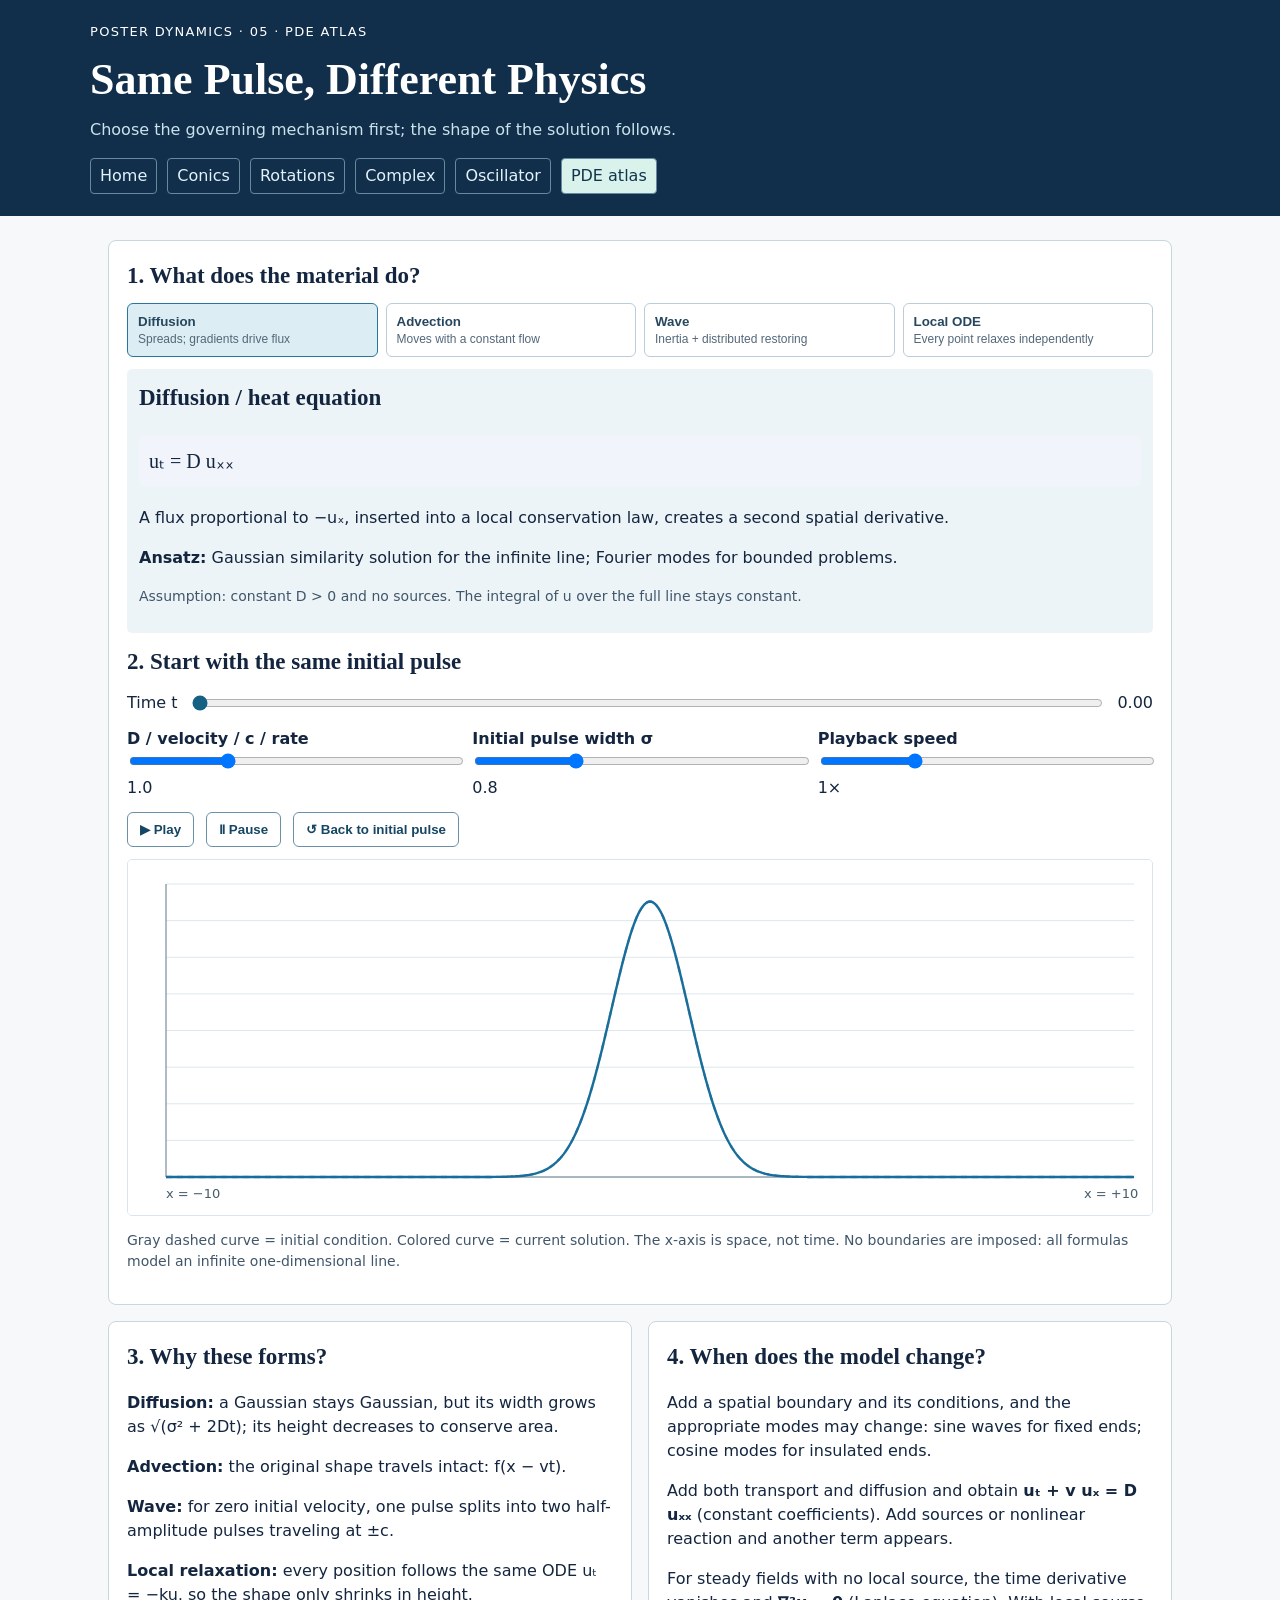
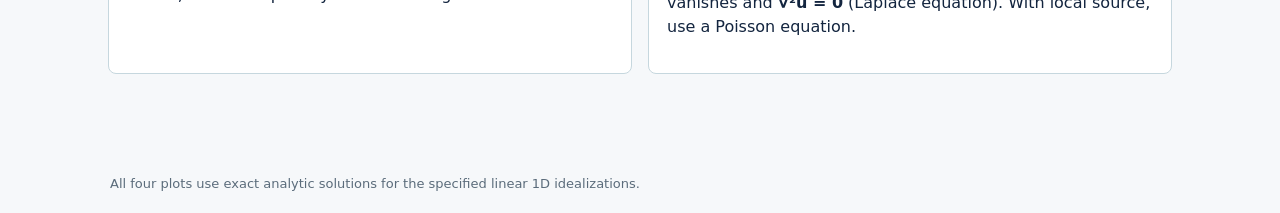
<file: pde-atlas.html>
<!doctype html><html lang="en"><head><meta charset="utf-8"><meta name="viewport" content="width=device-width,initial-scale=1">
<title>Which equation fits? — Poster Dynamics</title><link rel="stylesheet" href="assets/style.css">
<style>
.casegrid{display:grid;grid-template-columns:repeat(4,minmax(0,1fr));gap:8px}
.case{border:1px solid #b9ced8;background:#fff;color:#27475e;border-radius:6px;padding:10px;text-align:left;cursor:pointer}
.case[aria-pressed=true]{background:#dceef3;border-color:#28769d}
.case span{display:block;font-size:12px;color:#546779;margin-top:3px}
.two{display:grid;grid-template-columns:1fr 1fr;gap:16px}
.gridinput{display:grid;grid-template-columns:repeat(3,minmax(0,1fr));gap:10px}
.gridinput label{display:block;font-weight:600}
.gridinput input{width:100%}
@media(max-width:720px){.casegrid{grid-template-columns:1fr 1fr}.two{grid-template-columns:1fr}}
</style></head><body>
<header><div class="brand">Poster Dynamics · 05 · PDE atlas</div><h1>Same Pulse, Different Physics</h1><p>Choose the governing mechanism first; the shape of the solution follows.</p>
<nav><a href="index.html">Home</a><a href="conics.html">Conics</a><a href="rotations.html">Rotations</a><a href="complex.html">Complex</a><a href="oscillators.html">Oscillator</a><a aria-current="page" href="pde-atlas.html">PDE atlas</a></nav></header>
<main><section class="panel"><h2>1. What does the material do?</h2>
<div class="casegrid">
<button class="case" data-mode="diffusion" aria-pressed="true"><strong>Diffusion</strong><span>Spreads; gradients drive flux</span></button>
<button class="case" data-mode="advection" aria-pressed="false"><strong>Advection</strong><span>Moves with a constant flow</span></button>
<button class="case" data-mode="wave" aria-pressed="false"><strong>Wave</strong><span>Inertia + distributed restoring</span></button>
<button class="case" data-mode="relaxation" aria-pressed="false"><strong>Local ODE</strong><span>Every point relaxes independently</span></button>
</div>
<div class="readout"><h2 id="name"></h2><p class="equation" id="equation"></p><p id="mechanism"></p><p><strong>Ansatz:</strong> <span id="ansatz"></span></p><p class="note" id="conditions"></p></div>
<h2>2. Start with the same initial pulse</h2>
<div class="control"><label for="time">Time t</label><input id="time" type="range" min="0" max="4" step=".01" value="0"><output id="timeValue">0.00</output></div>
<div class="gridinput">
<div><label for="coef">D / velocity / c / rate</label><input id="coef" type="range" min=".2" max="3" step=".1" value="1"><output id="coefVal">1.0</output></div>
<div><label for="width">Initial pulse width σ</label><input id="width" type="range" min=".3" max="2" step=".1" value=".8"><output id="widthVal">0.8</output></div>
<div><label for="speed">Playback speed</label><input id="speed" type="range" min=".25" max="3" step=".25" value="1"><output id="speedVal">1×</output></div>
</div>
<div class="buttons"><button id="play">▶ Play</button><button id="pause">Ⅱ Pause</button><button id="reset">↺ Back to initial pulse</button></div>
<div class="canvaswrap"><canvas id="plot" aria-label="Time evolution of pulse according to chosen differential equation"></canvas></div>
<p class="note">Gray dashed curve = initial condition. Colored curve = current solution. The x-axis is space, not time. No boundaries are imposed: all formulas model an infinite one-dimensional line.</p></section>
<div class="two">
<section class="panel"><h2>3. Why these forms?</h2>
<p><strong>Diffusion:</strong> a Gaussian stays Gaussian, but its width grows as √(σ² + 2Dt); its height decreases to conserve area.</p>
<p><strong>Advection:</strong> the original shape travels intact: f(x − vt).</p>
<p><strong>Wave:</strong> for zero initial velocity, one pulse splits into two half-amplitude pulses traveling at ±c.</p>
<p><strong>Local relaxation:</strong> every position follows the same ODE uₜ = −ku, so the shape only shrinks in height.</p></section>
<section class="panel"><h2>4. When does the model change?</h2>
<p>Add a spatial boundary and its conditions, and the appropriate modes may change: sine waves for fixed ends; cosine modes for insulated ends.</p>
<p>Add both transport and diffusion and obtain <strong>uₜ + v uₓ = D uₓₓ</strong> (constant coefficients). Add sources or nonlinear reaction and another term appears.</p>
<p>For steady fields with no local source, the time derivative vanishes and <strong>∇²u = 0</strong> (Laplace equation). With local source, use a Poisson equation.</p></section></div>
</main><footer>All four plots use exact analytic solutions for the specified linear 1D idealizations.</footer>
<script>
(()=>{'use strict';
const $=id=>document.getElementById(id);
const modes={
diffusion:{name:'Diffusion / heat equation',eq:'uₜ = D uₓₓ',mech:'A flux proportional to −uₓ, inserted into a local conservation law, creates a second spatial derivative.',ans:'Gaussian similarity solution for the infinite line; Fourier modes for bounded problems.',cond:'Assumption: constant D > 0 and no sources. The integral of u over the full line stays constant.'},
advection:{name:'Advection / transport equation',eq:'uₜ + v uₓ = 0',mech:'Matter is transported at speed v. There is no diffusion: the material profile keeps its shape.',ans:'Method of characteristics: u(x,t) = f(x − vt).',cond:'Assumption: constant flow velocity v, no spreading, infinite line.'},
wave:{name:'Wave equation',eq:'uₜₜ = c² uₓₓ',mech:'Distributed inertia and restoring stresses transmit disturbances at finite speed.',ans:'D’Alembert: u(x,t) = [f(x−ct) + f(x+ct)]/2 when uₜ(x,0)=0.',cond:'Assumptions: constant wave speed c, initial velocity zero, infinite line.'},
relaxation:{name:'First-order local ODE',eq:'uₜ = −k u',mech:'Each position relaxes independently. No spatial coupling means no transport or broadening.',ans:'Exponential: u(x,t) = f(x) e^(−kt).',cond:'Assumption: constant local rate k > 0 and no spatial interaction.'}
};
let mode='diffusion',time=0,last=0,playing=false;
const gauss=(x,s)=>Math.exp(-x*x/(2*s*s));
function initial(x){return gauss(x,Number($('width').value))}
function solved(x,t){
 const sig=Number($('width').value),p=Number($('coef').value);
 switch(mode){
 case 'diffusion':{const width=Math.sqrt(sig*sig+2*p*t);return sig/width*gauss(x,width)}
 case 'advection':return gauss(x-p*t,sig);
 case 'wave':return .5*(gauss(x-p*t,sig)+gauss(x+p*t,sig));
 case 'relaxation':return gauss(x,sig)*Math.exp(-p*t);
 }
}
function plot(){
 const c=$('plot'),w=Math.max(300,c.clientWidth),h=355,d=window.devicePixelRatio||1;
 c.width=Math.round(w*d);c.height=Math.round(h*d);c.style.height=h+'px';
 const g=c.getContext('2d');g.setTransform(d,0,0,d,0,0);
 g.fillStyle='#fff';g.fillRect(0,0,w,h);
 const left=38,bot=h-38,right=w-18,top=24;
 const pos=x=>left+(x+10)*(right-left)/20;
 const y=v=>bot-v*(bot-top)*.94;
 g.strokeStyle='#dce8ed';g.lineWidth=1;
 for(let n=0;n<=8;n++){const yy=top+n*(bot-top)/8;g.beginPath();g.moveTo(left,yy);g.lineTo(right,yy);g.stroke()}
 g.strokeStyle='#607988';g.beginPath();g.moveTo(left,top);g.lineTo(left,bot);g.lineTo(right,bot);g.stroke();
 g.fillStyle='#445c6c';g.font='13px system-ui';g.fillText('x = −10',left,bot+21);g.fillText('x = +10',right-50,bot+21);
 function curve(fun,color,dash){
  g.beginPath();for(let i=0;i<=650;i++){const x=-10+20*i/650,xx=pos(x),yy=y(fun(x));if(i===0)g.moveTo(xx,yy);else g.lineTo(xx,yy)}
  g.lineWidth=2.4;g.strokeStyle=color;g.setLineDash(dash);g.stroke();g.setLineDash([]);
 }
 curve(initial,'#9babb6',[6,5]);
 curve(x=>solved(x,time),'#176e9c',[]);
 $('time').value=time;$('timeValue').textContent=time.toFixed(2);
 $('coefVal').textContent=Number($('coef').value).toFixed(1);
 $('widthVal').textContent=Number($('width').value).toFixed(1);
 $('speedVal').textContent=Number($('speed').value)+'×';
}
function explain(){
 const m=modes[mode];$('name').textContent=m.name;$('equation').textContent=m.eq;
 $('mechanism').textContent=m.mech;$('ansatz').textContent=m.ans;$('conditions').textContent=m.cond;
 document.querySelectorAll('[data-mode]').forEach(b=>b.setAttribute('aria-pressed',String(b.dataset.mode===mode)));
 plot();
}
document.querySelectorAll('[data-mode]').forEach(b=>b.addEventListener('click',()=>{mode=b.dataset.mode;time=0;playing=false;explain()}));
['time','coef','width','speed'].forEach(id=>$(id).addEventListener('input',()=>{if(id==='time'){time=Number($('time').value);playing=false;}plot()}));
$('play').onclick=()=>{if(time>=4)time=0;playing=true;last=0;plot()};
$('pause').onclick=()=>{playing=false;plot()};
$('reset').onclick=()=>{playing=false;time=0;plot()};
function tick(now){if(playing){if(last)time=Math.min(4,time+Math.min(.08,(now-last)/1000)*Number($('speed').value));last=now;if(time>=4)playing=false;plot()}else last=0;requestAnimationFrame(tick)}
window.addEventListener('resize',plot);explain();requestAnimationFrame(tick);
})();
</script></body></html>
</file>
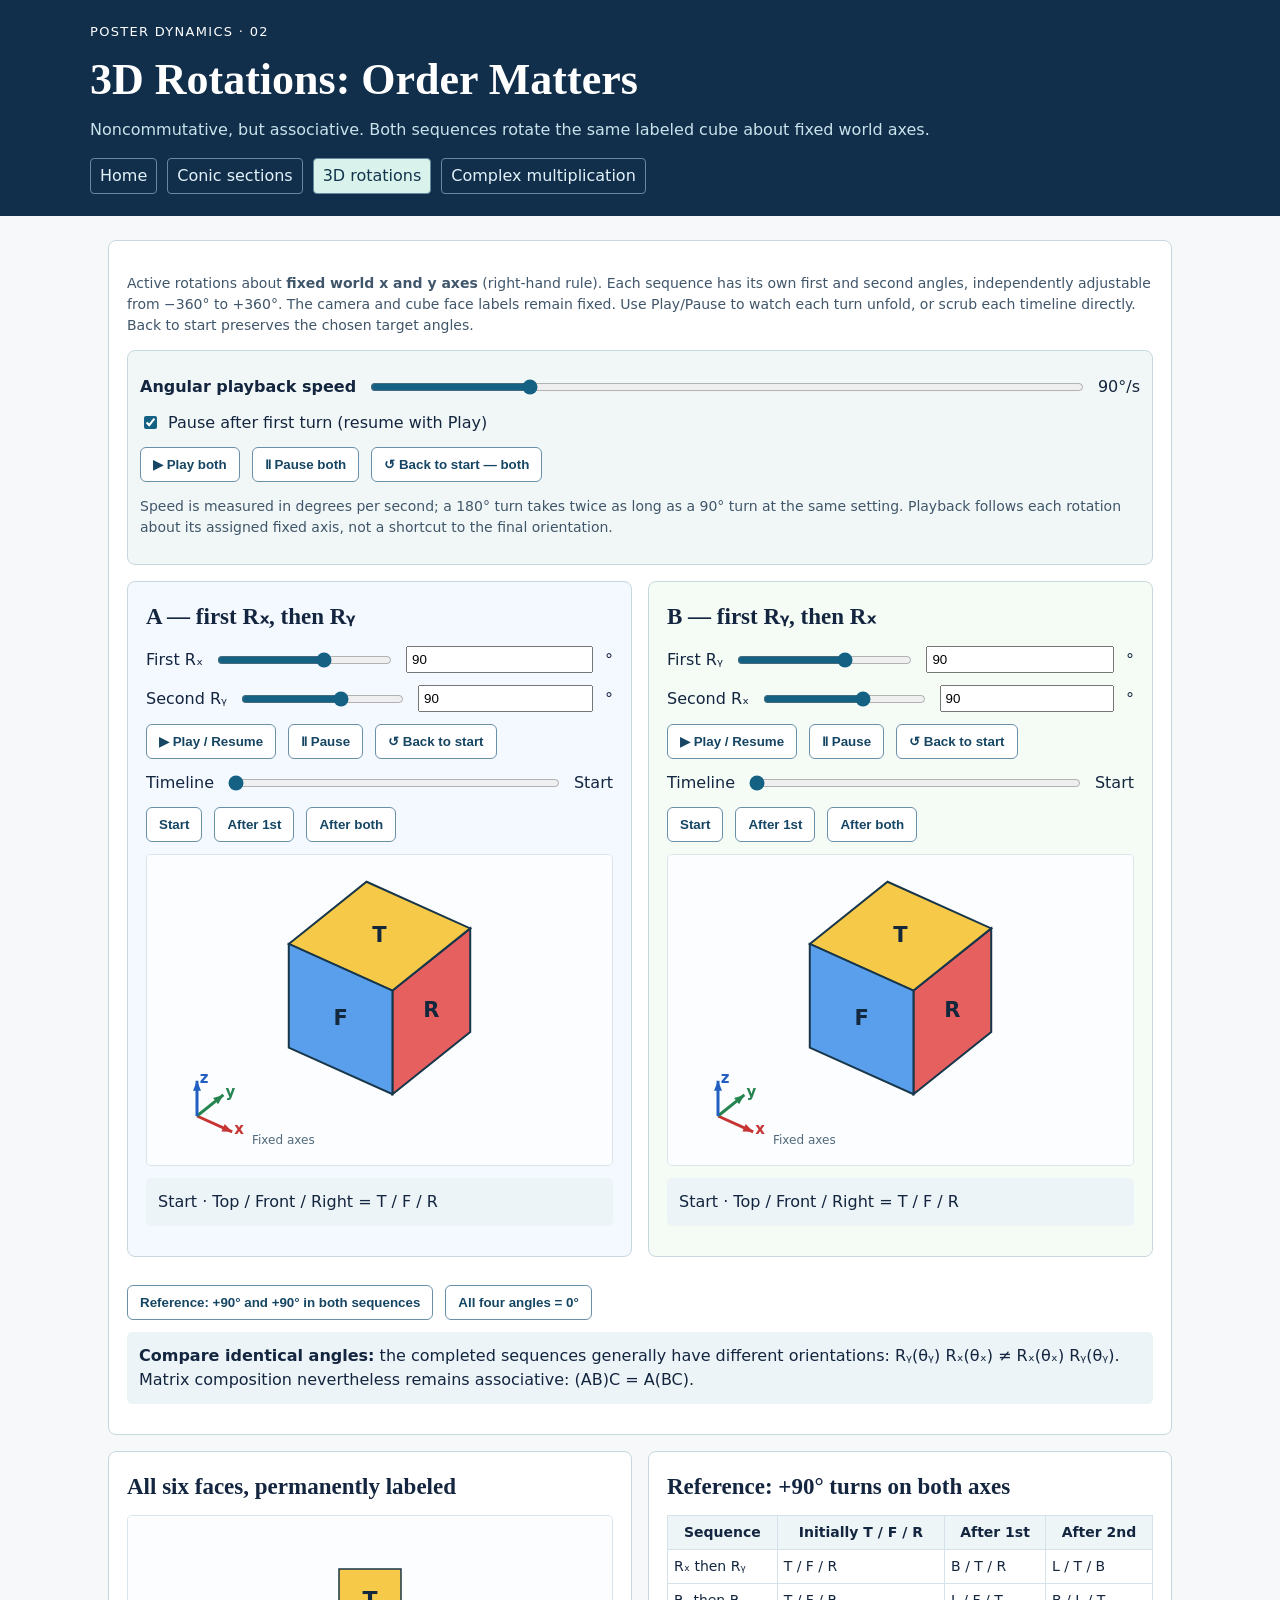
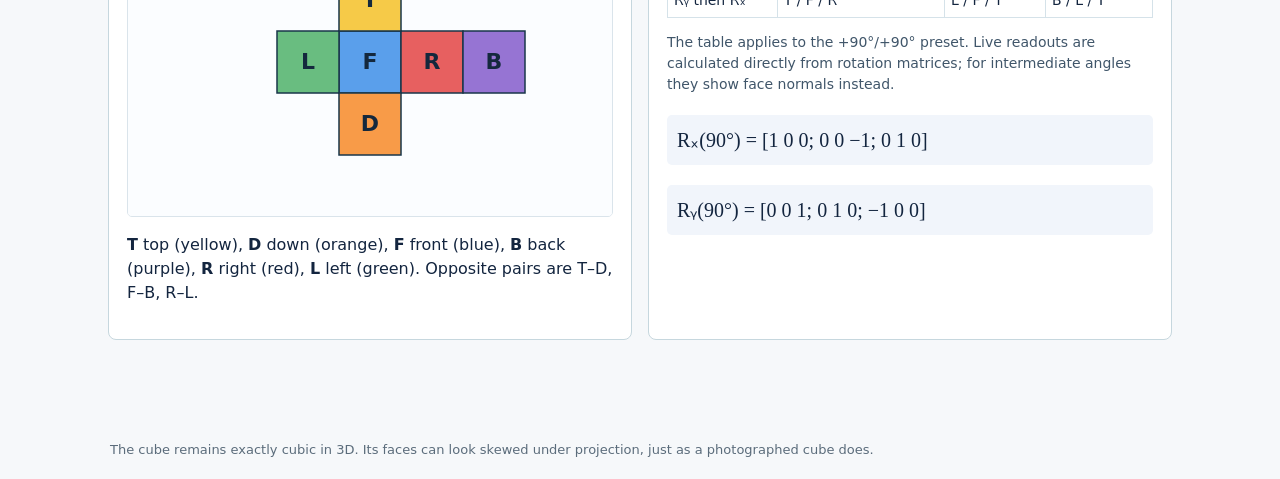
<file: rotations.html>
<!doctype html><html lang="en"><head><meta charset="utf-8"><meta name="viewport" content="width=device-width, initial-scale=1"><title>3D Rotations — Poster Dynamics</title><link rel="stylesheet" href="assets/style.css"></head><body><header><div class="brand">Poster Dynamics · 02</div><h1>3D Rotations: Order Matters</h1><p>Noncommutative, but associative. Both sequences rotate the same labeled cube about fixed world axes.</p><nav><a href="index.html">Home</a><a href="conics.html">Conic sections</a><a aria-current="page" href="rotations.html">3D rotations</a><a href="complex.html">Complex multiplication</a></nav></header><main><div class="panel"><p class="note">Active rotations about <strong>fixed world x and y axes</strong> (right-hand rule). Each sequence has its own first and second angles, independently adjustable from −360° to +360°. The camera and cube face labels remain fixed. Use Play/Pause to watch each turn unfold, or scrub each timeline directly. Back to start preserves the chosen target angles.</p>
<div class="panel" style="background:#f1f7f6;padding:12px">
  <div class="control"><label for="speed"><strong>Angular playback speed</strong></label>
    <input id="speed" type="range" min="15" max="360" step="15" value="90">
    <output id="speedValue" for="speed">90°/s</output>
  </div>
  <div class="control"><label style="display:flex;align-items:center;gap:8px" for="pauseFirst"><input id="pauseFirst" type="checkbox" checked> Pause after first turn (resume with Play)</label></div>
  <div class="buttons">
    <button id="playBoth">▶ Play both</button>
    <button id="pauseBoth">Ⅱ Pause both</button>
    <button id="resetBoth">↺ Back to start — both</button>
  </div>
  <p class="note">Speed is measured in degrees per second; a 180° turn takes twice as long as a 90° turn at the same setting. Playback follows each rotation about its assigned fixed axis, not a shortcut to the final orientation.</p>
</div>
<div class="grid">
<section class="panel" style="background:#f4f8ff">
<h2>A — first Rₓ, then Rᵧ</h2>
<div class="control"><label for="a1">First Rₓ</label><input id="a1" type="range" min="-360" max="360" value="90" step="1"><input id="a1n" type="number" min="-360" max="360" step="any" value="90" aria-label="First A angle in degrees" style="width:70px;padding:4px">°</div>
<div class="control"><label for="a2">Second Rᵧ</label><input id="a2" type="range" min="-360" max="360" value="90" step="1"><input id="a2n" type="number" min="-360" max="360" step="any" value="90" aria-label="Second A angle in degrees" style="width:70px;padding:4px">°</div>
<div class="buttons"><button id="playA">▶ Play / Resume</button><button id="pauseA">Ⅱ Pause</button><button id="resetA">↺ Back to start</button></div>
<div class="control"><label for="progressA">Timeline</label><input id="progressA" type="range" min="0" max="2" value="0" step="0.001"><output id="progressTextA">Start</output></div>
<div class="buttons"><button data-seq="A" data-stage="0">Start</button><button data-seq="A" data-stage="1">After 1st</button><button data-seq="A" data-stage="2">After both</button></div>
<div class="canvaswrap"><canvas id="cubeA" aria-label="Cube under first x then y active rotations"></canvas></div>
<p class="readout" id="stateA"></p>
</section>
<section class="panel" style="background:#f5fcf6">
<h2>B — first Rᵧ, then Rₓ</h2>
<div class="control"><label for="b1">First Rᵧ</label><input id="b1" type="range" min="-360" max="360" value="90" step="1"><input id="b1n" type="number" min="-360" max="360" step="any" value="90" aria-label="First B angle in degrees" style="width:70px;padding:4px">°</div>
<div class="control"><label for="b2">Second Rₓ</label><input id="b2" type="range" min="-360" max="360" value="90" step="1"><input id="b2n" type="number" min="-360" max="360" step="any" value="90" aria-label="Second B angle in degrees" style="width:70px;padding:4px">°</div>
<div class="buttons"><button id="playB">▶ Play / Resume</button><button id="pauseB">Ⅱ Pause</button><button id="resetB">↺ Back to start</button></div>
<div class="control"><label for="progressB">Timeline</label><input id="progressB" type="range" min="0" max="2" value="0" step="0.001"><output id="progressTextB">Start</output></div>
<div class="buttons"><button data-seq="B" data-stage="0">Start</button><button data-seq="B" data-stage="1">After 1st</button><button data-seq="B" data-stage="2">After both</button></div>
<div class="canvaswrap"><canvas id="cubeB" aria-label="Cube under first y then x active rotations"></canvas></div>
<p class="readout" id="stateB"></p>
</section></div>
<div class="buttons"><button id="both90">Reference: +90° and +90° in both sequences</button><button id="clear">All four angles = 0°</button></div>
<div class="readout"><strong>Compare identical angles:</strong> the completed sequences generally have different orientations: Rᵧ(θᵧ) Rₓ(θₓ) ≠ Rₓ(θₓ) Rᵧ(θᵧ). Matrix composition nevertheless remains associative: (AB)C = A(BC).</div></div><div class="grid"><section class="panel"><h2>All six faces, permanently labeled</h2><div class="canvaswrap"><canvas id="net" aria-label="Unfolded labeled net of the cube"></canvas></div><p><strong>T</strong> top (yellow), <strong>D</strong> down (orange), <strong>F</strong> front (blue), <strong>B</strong> back (purple), <strong>R</strong> right (red), <strong>L</strong> left (green). Opposite pairs are T–D, F–B, R–L.</p></section><section class="panel"><h2>Reference: +90° turns on both axes</h2><table><thead><tr><th>Sequence</th><th>Initially T / F / R</th><th>After 1st</th><th>After 2nd</th></tr></thead><tbody><tr><td>Rₓ then Rᵧ</td><td>T / F / R</td><td>B / T / R</td><td>L / T / B</td></tr><tr><td>Rᵧ then Rₓ</td><td>T / F / R</td><td>L / F / T</td><td>B / L / T</td></tr></tbody></table><p class="note">The table applies to the +90°/+90° preset. Live readouts are calculated directly from rotation matrices; for intermediate angles they show face normals instead.</p><p class="equation">Rₓ(90°) = [1 0 0; 0 0 −1; 0 1 0]</p><p class="equation">Rᵧ(90°) = [0 0 1; 0 1 0; −1 0 0]</p></section></div></main><footer>The cube remains exactly cubic in 3D. Its faces can look skewed under projection, just as a photographed cube does.</footer><script src="assets/rotations.js"></script></body></html>
</file>
<file: assets/style.css>
:root{font-family:system-ui,sans-serif;color:#13253f;background:#f6f8fa}*{box-sizing:border-box}body{margin:0;line-height:1.5}header{background:#112f4b;color:white;padding:22px max(18px,calc((100vw - 1100px)/2))}header h1{font-family:Georgia,serif;font-size:clamp(28px,4vw,44px);margin:5px 0}header p{margin:4px 0;color:#c9e2ec}.brand{font-size:13px;letter-spacing:.1em;text-transform:uppercase}nav{display:flex;gap:10px;flex-wrap:wrap;margin-top:16px}nav a{color:#e3f2fa;padding:5px 9px;border:1px solid #6689a0;border-radius:4px;text-decoration:none}nav a[aria-current=page]{background:#d9f2ec;color:#13344c}main{max-width:1100px;margin:24px auto;padding:0 18px 40px}.grid{display:grid;grid-template-columns:repeat(2,minmax(0,1fr));gap:16px}.grid3{display:grid;grid-template-columns:repeat(3,minmax(0,1fr));gap:16px}.panel,.cardlink{background:white;padding:18px;border:1px solid #c6d7de;border-radius:8px;margin-bottom:16px}.cardlink{text-decoration:none;color:inherit;display:block}h2{font-family:Georgia,serif;margin:0 0 10px;font-size:23px}.canvaswrap{background:#fbfdff;border:1px solid #dae4eb;border-radius:5px;overflow:hidden}canvas{width:100%;display:block;touch-action:none}.control,.buttons{display:flex;gap:12px;align-items:center;flex-wrap:wrap;margin:12px 0}.control input{flex:1;accent-color:#156184}.buttons button{padding:9px 12px;color:#164663;background:white;border:1px solid #6990a8;border-radius:6px;cursor:pointer;font-weight:600}.readout{padding:12px;background:#edf4f7;border-radius:5px;margin:12px 0}.note{font-size:14px;color:#40566a}.big{font-size:20px;font-weight:bold;color:#074e77}.equation{font-family:Georgia,serif;font-size:20px;background:#f1f5fb;padding:10px;border-radius:5px}.tag{color:#0c5549}.num{font-size:13px;color:#2c6a80}table{border-collapse:collapse;width:100%;font-size:14px}th,td{border:1px solid #d5e2e9;padding:6px}th{background:#edf5f7}footer{max-width:1100px;margin:auto;padding:20px;font-size:13px;color:#5b6c7b}@media(max-width:750px){.grid,.grid3{grid-template-columns:1fr}main{margin:12px auto;padding:0 12px 24px}}
</file>
